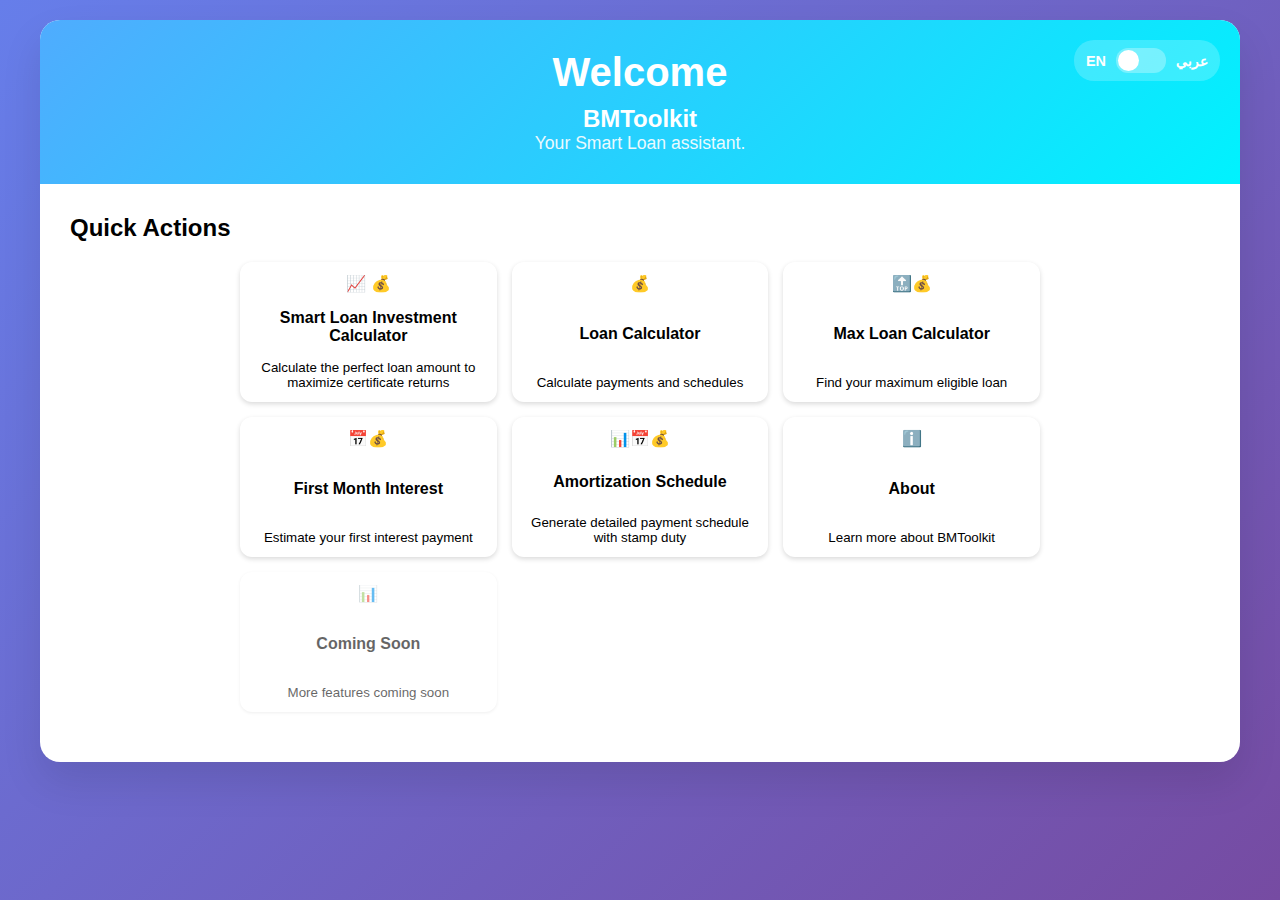
<file: index.html>
<!DOCTYPE html>
<html lang="en" dir="ltr">
<head>
    <meta charset="UTF-8">
    <meta name="viewport" content="width=device-width, initial-scale=1.0">
    <meta name="description" content="BMToolkit - Professional Loan Calculator">
    <meta name="theme-color" content="#ffffff">
    <link rel="icon" type="image/x-icon" href="appicon.svg">
    <title>BMToolkit</title>
    <link rel="stylesheet" href="Core/styles.css">
</head>
<body>
    <div class="container">
        <div class="header">
            <div class="language-toggle">
                <span>EN</span>
                <div class="lang-switch" data-language-toggle></div>
                <span>عربي</span>
            </div>
            <h1 data-en="Welcome" data-ar="مرحبًا"></h1>
            <h2>BMToolkit</h2>
            <p data-en="Your Smart Loan assistant." data-ar="مساعدك الذكي للقروض."></p>
        </div>
        <div class="content">
            <h2 data-en="Quick Actions" data-ar="إجراءات سريعة"></h2>
            <div class="card-grid">
                <div class="card" data-navigate="smart-loan">
                    <div>📈 💰</div>
                    <strong data-en="Smart Loan Investment Calculator" data-ar="حاسبة الاستثمار الذكي بالقروض">></strong>
                    <small data-en="Calculate the perfect loan amount to maximize certificate returns" data-ar="احسب مبلغ القرض المثالي لتعظيم عوائد الشهادات"></small>
                </div>
                <div class="card" data-navigate="loan-calculator">
                    <div>💰</div>
                    <strong data-en="Loan Calculator" data-ar="حاسبة القرض"></strong>
                    <small data-en="Calculate payments and schedules" data-ar="احسب المدفوعات والجدول الزمني"></small>
                </div>
                <div class="card" data-navigate="max-loan-calculators">
                    <div>🔝💰</div>
                    <strong data-en="Max Loan Calculator" data-ar="الحد الأقصى للقرض"></strong>
                    <small data-en="Find your maximum eligible loan" data-ar="احسب الحد الأقصى للقرض المتاح لك"></small>
                </div>
                <div class="card" data-navigate="first-month-interest">
                    <div>📅💰</div>
                    <strong data-en="First Month Interest" data-ar="فائدة الشهر الأول"></strong>
                    <small data-en="Estimate your first interest payment" data-ar="احسب الفائدة الشهرية الأولى"></small>
                </div>
                <div class="card" data-navigate="amortization-schedule">
                    <div>📊📅💰</div>
                    <strong data-en="Amortization Schedule" data-ar="جدول الاقساط">Amortization Schedule</strong>
                    <small data-en="Generate detailed payment schedule with stamp duty" data-ar="إنشاء جدول دفع مفصل مع الدمغة النسبية">Generate detailed payment schedule with stamp duty</small>                   
                </div>
                <div class="card" data-app-info>
                    <div>ℹ️</div>
                    <strong data-en="About" data-ar="حول التطبيق"></strong>
                    <small data-en="Learn more about BMToolkit" data-ar="معلومات حول BMToolkit"></small>
                </div>
                <div class="card coming-soon">
                    <div>📊</div>
                    <strong data-en="Coming Soon" data-ar="قريبًا"></strong>
                    <small data-en="More features coming soon" data-ar="مزايا جديدة قريبًا"></small>
                </div>
            </div>
        </div>
    </div>
    <script type="module"  src="Core/main.js"></script>
</body>
</html>
</file>
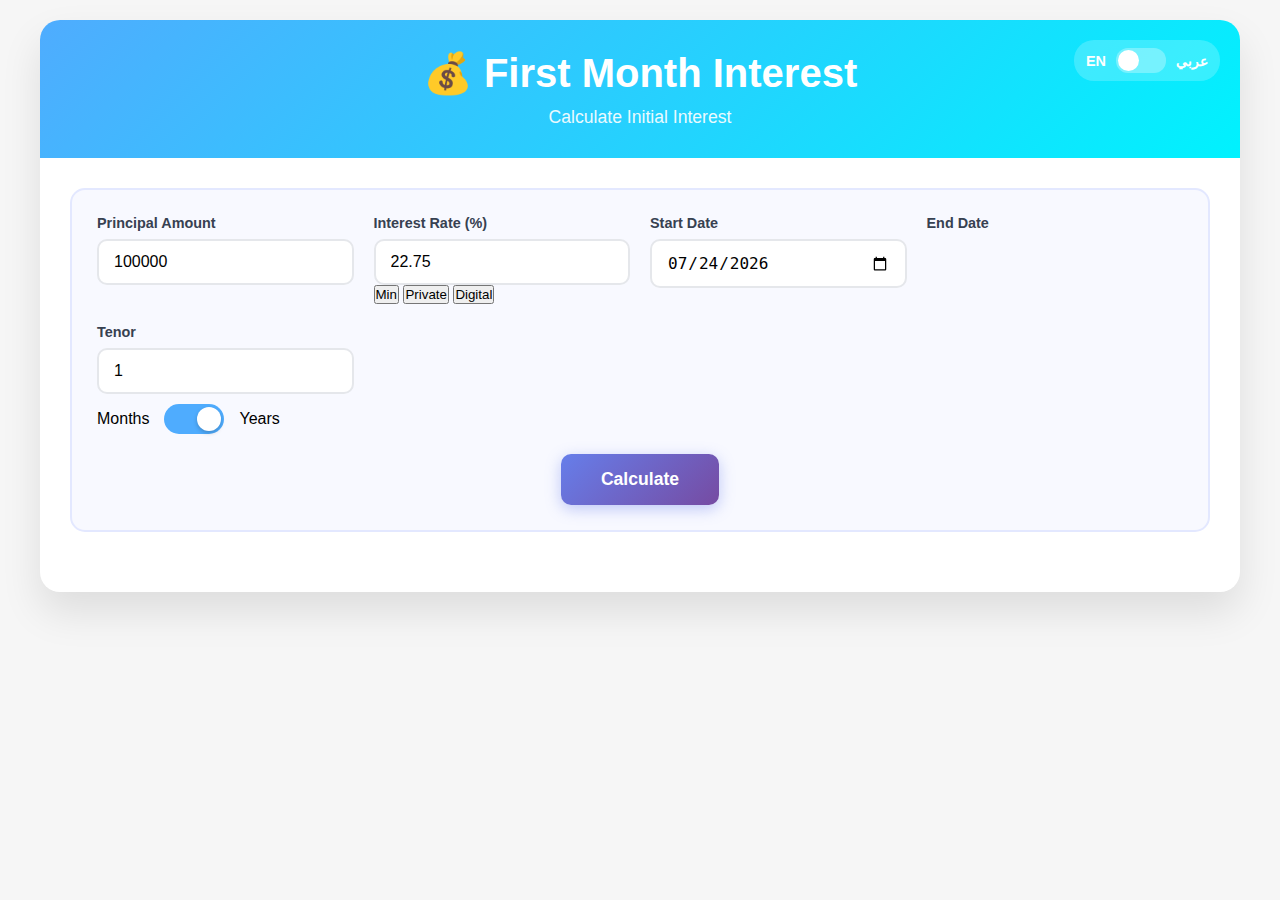
<file: FirstMonthInterest.html>
﻿<!DOCTYPE html>
<html lang="en" dir="ltr">
<head>
    <meta charset="UTF-8">
    <meta name="viewport" content="width=device-width, initial-scale=1.0">
    <title>First Month Interest - BMToolkit</title>
    <link rel="stylesheet" href="styles.css">
</head>
<body id="firstPage">
    <div class="container">
        <div class="header">
            <div class="language-toggle" onclick="toggleLanguage()">
                <span class="lang-en">EN</span>
                <div class="lang-switch" id="langSwitch"></div>
                <span class="lang-ar">عربي</span>
            </div>
            <h1 data-en="💰 First Month Interest" data-ar="💰 فائدة الشهر الأول">💰 First Month Interest</h1>
            <p data-en="Calculate Initial  Interest" data-ar="احسب فائدة فترة السماح">Calculate Initial  Interest</p>
        </div>

        <div class="content">
            <div class="input-section">
                <div class="input-grid">
                    <!-- Principal Amount -->
                    <div class="input-group">
                        <label for="principal" data-en="Principal Amount" data-ar="المبلغ الأساسي">Principal Amount</label>
                        <input type="number" id="principal" value="100000" min="1000" step="1000">
                    </div>

                    <!-- Interest Rate -->
                    <div class="input-group">
                        <label for="interestRate" data-en="Interest Rate (%)" data-ar="معدل الفائدة (%)">Interest Rate (%)</label>
                        <div class="rate-input-group">
                            <input type="number" id="interestRate" value="22.75" min="0" step="0.01">
                            <div class="rate-buttons">
                                <button type="button" onclick="setPresetRate('min')" data-en="Min" data-ar="الحد الأدنى">Min</button>
                                <button type="button" onclick="setPresetRate('private')" data-en="Private" data-ar="خاص">Private</button>
                                <button type="button" onclick="setPresetRate('digital')" data-en="Digital" data-ar="رقمي">Digital</button>
                            </div>
                        </div>
                    </div>

                    <!-- Start Date -->
                    <div class="input-group">
                        <label for="startDate" data-en="Start Date" data-ar="تاريخ البدء">Start Date</label>
                        <input type="date" id="startDate">
                    </div>

                    <!-- End Date (Display Only) -->
                    <div class="input-group">
                        <label data-en="End Date" data-ar="تاريخ الانتهاء">End Date</label>
                        <div id="endDate" class="readonly-field"></div>
                    </div>

                    <!-- Tenor -->
                    <div class="input-group">
                        <label for="tenor" data-en="Tenor" data-ar="المدة">Tenor</label>
                        <input type="number" id="tenor" value="1" min="1">
                        <div class="toggle-container">
                            <span data-en="Months" data-ar="أشهر">Months</span>
                            <div class="toggle-switch active" id="termToggle"></div>
                            <span data-en="Years" data-ar="سنوات">Years</span>
                        </div>
                    </div>
                </div>

                <button class="calculate-btn" onclick="first_calculate()" data-en="Calculate" data-ar="احسب">
                    Calculate
                </button>
            </div>

            <div class="loading" id="loading" style="display:none;">
                <div class="loading-spinner"></div>
                <p data-en="Calculating, please wait..." data-ar="جاري الحساب، يرجى الانتظار...">Calculating, please wait...</p>
            </div>

            <div class="results-section" id="results" style="display:none;">
                <div class="results-header">
                    <h2 data-en="📊 Results" data-ar="📊 النتائج">📊 Results</h2>
                </div>

                <div class="results-grid">
                    <div class="result-card" id="totalFirstMonthlyPayment" style="display:none;">
                        <h3 data-en="First Installment Amount" data-ar="قسط الشهر الاول">First Installment Amount</h3>
                        <div class="result-value"></div>
                    </div>

                    <div class="result-card" id="firstMonthInterest">
                        <h3 data-en="Initial Interest" data-ar="فائدة فترة السماح">Initial Interest</h3>
                        <div class="result-value"></div>
                    </div>

                    <div class="result-card" id="monthlyPayment" style="display:none;">
                        <h3 data-en="Monthly Payment" data-ar="القسط الشهري">Monthly Payment</h3>
                        <div class="result-value"></div>
                    </div>

                    <div class="calculation-details">
                        <div class="detail-row">
                            <span data-en="Days Between Dates" data-ar="الأيام بين التواريخ">Days Between Dates:</span>
                            <span id="daysBetween"></span>
                        </div>
                        <div class="detail-row">
                            <span data-en="Calculation Days" data-ar="أيام الحساب">Calculation Days:</span>
                            <span id="calculationDays"></span>
                        </div>
                    </div>

                    <div class="formula-section">
                        <h3 data-en="Formula" data-ar="المعادلة">Formula</h3>
                        <div class="formula-box" data-en="Principal × (Annual Interest Rate / 365) × Days Between Disbursement and First Installment"
                             data-ar="مبلغ القرض × (معدل الفائدة السنوي / 365) × عدد الأيام بين تاريخ صرف القرض وتاريخ أول قسط">
                            Principal × (Annual Interest Rate / 365) × Days Between Disbursement and First Installment
                        </div>
                    </div>
                </div>
            </div>
        </div>
    </div>
    <script src="toolkit_core.js"></script>
</body>
</html>
</file>
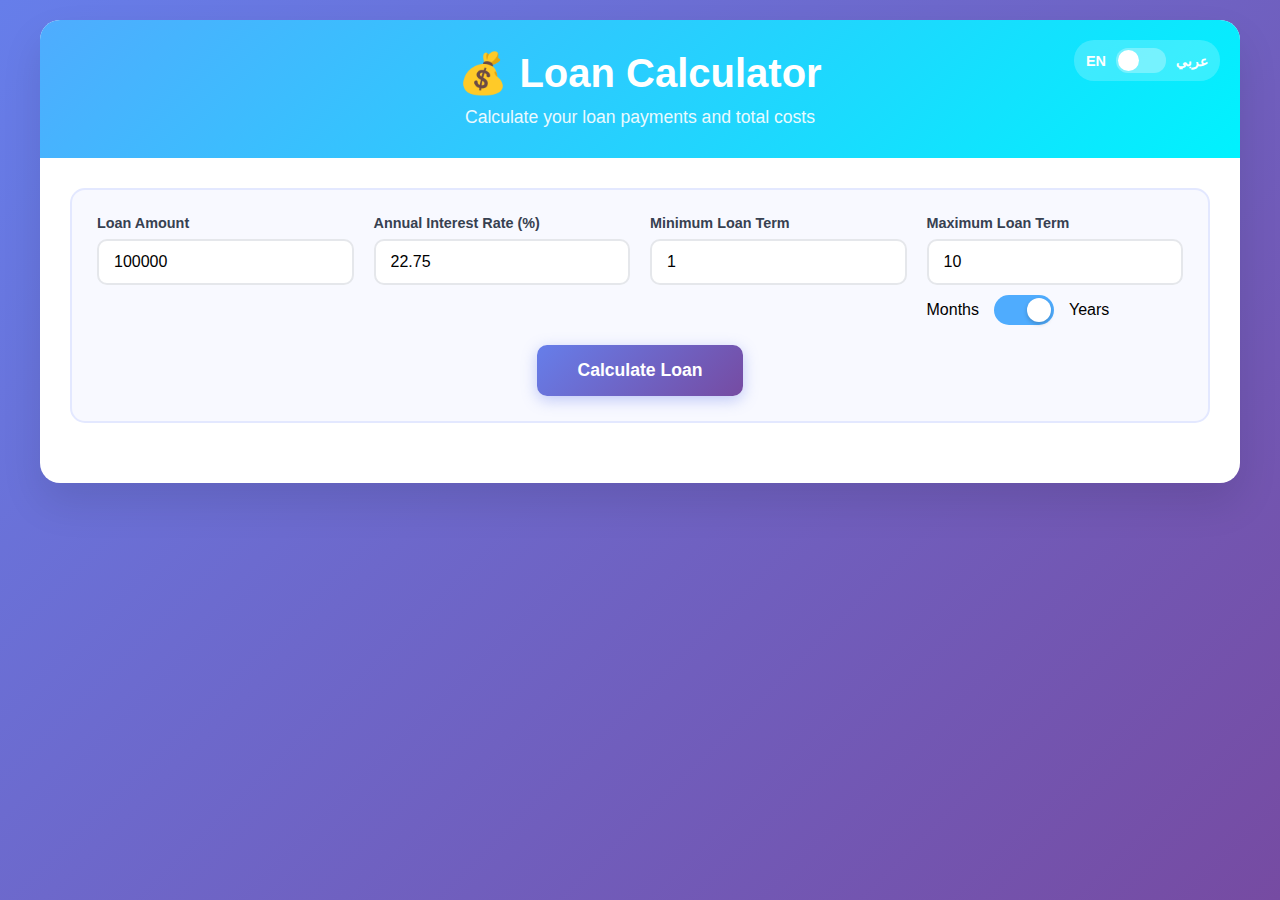
<file: Loan_Calculator.html>
<!DOCTYPE html>
<html lang="en" dir="ltr">
<head>
    <meta charset="UTF-8">
    <meta name="viewport" content="width=device-width, initial-scale=1.0">
    <title>Loan Calculator</title>
    <style>
        * {
            margin: 0;
            padding: 0;
            box-sizing: border-box;
        }

        body {
            font-family: 'Segoe UI', Tahoma, Geneva, Verdana, sans-serif;
            background: linear-gradient(135deg, #667eea 0%, #764ba2 100%);
            min-height: 100vh;
            padding: 20px;
            transition: all 0.3s ease;
        }

        [dir="rtl"] body {
            font-family: 'Segoe UI', 'Tahoma', 'Arial', sans-serif;
        }

        .container {
            max-width: 1200px;
            margin: 0 auto;
            background: white;
            border-radius: 20px;
            box-shadow: 0 20px 40px rgba(0,0,0,0.1);
            overflow: hidden;
        }

        .header {
            background: linear-gradient(135deg, #4facfe 0%, #00f2fe 100%);
            color: white;
            padding: 30px;
            text-align: center;
            position: relative;
        }

        .language-toggle {
            position: absolute;
            top: 20px;
            right: 20px;
            display: flex;
            align-items: center;
            gap: 10px;
            background: rgba(255, 255, 255, 0.2);
            padding: 8px 12px;
            border-radius: 20px;
            cursor: pointer;
            transition: all 0.3s ease;
        }

        [dir="rtl"] .language-toggle {
            right: auto;
            left: 20px;
        }

        .language-toggle:hover {
            background: rgba(255, 255, 255, 0.3);
        }

        .language-toggle span {
            color: white;
            font-weight: 600;
            font-size: 0.9rem;
        }

        .lang-switch {
            position: relative;
            width: 50px;
            height: 25px;
            background: rgba(255, 255, 255, 0.3);
            border-radius: 12px;
            transition: background 0.3s ease;
        }

            .lang-switch::after {
                content: '';
                position: absolute;
                top: 2px;
                left: 2px;
                width: 21px;
                height: 21px;
                background: white;
                border-radius: 50%;
                transition: transform 0.3s ease;
            }

            .lang-switch.arabic::after {
                transform: translateX(25px);
            }

        .header h1 {
            font-size: 2.5rem;
            margin-bottom: 10px;
            font-weight: 700;
        }

        .header p {
            font-size: 1.1rem;
            opacity: 0.9;
        }

        .content {
            padding: 30px;
        }

        .input-section {
            background: #f8f9ff;
            border-radius: 15px;
            padding: 25px;
            margin-bottom: 30px;
            border: 2px solid #e3e8ff;
        }

        .input-grid {
            display: grid;
            grid-template-columns: repeat(auto-fit, minmax(250px, 1fr));
            gap: 20px;
            margin-bottom: 20px;
        }

        .input-group {
            position: relative;
        }

            .input-group label {
                display: block;
                margin-bottom: 8px;
                font-weight: 600;
                color: #374151;
                font-size: 0.9rem;
            }

            .input-group input {
                width: 100%;
                padding: 12px 15px;
                border: 2px solid #e5e7eb;
                border-radius: 10px;
                font-size: 1rem;
                transition: all 0.3s ease;
                background: white;
                text-align: left;
            }

        [dir="rtl"] .input-group input {
            text-align: right;
        }

        .input-group input:focus {
            outline: none;
            border-color: #4facfe;
            box-shadow: 0 0 0 3px rgba(79, 172, 254, 0.1);
        }

        .toggle-container {
            display: flex;
            align-items: center;
            gap: 15px;
            margin-top: 10px;
        }

        [dir="rtl"] .toggle-container {
            flex-direction: row-reverse;
        }

        .toggle-switch {
            position: relative;
            width: 60px;
            height: 30px;
            background: #e5e7eb;
            border-radius: 15px;
            cursor: pointer;
            transition: background 0.3s ease;
        }

            .toggle-switch.active {
                background: #4facfe;
            }

            .toggle-switch::after {
                content: '';
                position: absolute;
                top: 3px;
                left: 3px;
                width: 24px;
                height: 24px;
                background: white;
                border-radius: 50%;
                transition: transform 0.3s ease;
                box-shadow: 0 2px 4px rgba(0,0,0,0.2);
            }

            .toggle-switch.active::after {
                transform: translateX(30px);
            }

        [dir="rtl"] .toggle-switch::after {
            left: auto;
            right: 3px;
        }

        [dir="rtl"] .toggle-switch.active::after {
            transform: translateX(-30px);
        }

        .calculate-btn {
            background: linear-gradient(135deg, #667eea 0%, #764ba2 100%);
            color: white;
            border: none;
            padding: 15px 40px;
            font-size: 1.1rem;
            font-weight: 600;
            border-radius: 10px;
            cursor: pointer;
            transition: all 0.3s ease;
            display: block;
            margin: 0 auto;
            box-shadow: 0 4px 15px rgba(102, 126, 234, 0.4);
        }

            .calculate-btn:hover {
                transform: translateY(-2px);
                box-shadow: 0 8px 25px rgba(102, 126, 234, 0.4);
            }

            .calculate-btn:active {
                transform: translateY(0);
            }

        .results-section {
            margin-top: 30px;
            display: none;
        }

        .results-header {
            background: linear-gradient(135deg, #11998e 0%, #38ef7d 100%);
            color: white;
            padding: 20px;
            border-radius: 10px 10px 0 0;
            text-align: center;
        }

            .results-header h2 {
                font-size: 1.8rem;
                margin-bottom: 5px;
            }

        .table-container {
            overflow-x: auto;
            border-radius: 0 0 10px 10px;
            box-shadow: 0 4px 15px rgba(0,0,0,0.1);
        }

        table {
            width: 100%;
            border-collapse: collapse;
            background: white;
        }

        th {
            background: #f8f9ff;
            padding: 15px 10px;
            text-align: center;
            font-weight: 600;
            color: #374151;
            border-bottom: 2px solid #e5e7eb;
            font-size: 0.9rem;
        }

        td {
            padding: 12px 10px;
            text-align: center;
            border-bottom: 1px solid #f3f4f6;
            font-size: 0.9rem;
        }

        tr:hover {
            background: #f8f9ff;
        }

        .best-row {
            background: linear-gradient(135deg, #ffecd2 0%, #fcb69f 100%) !important;
            font-weight: 600;
            color: #8b4513;
        }

            .best-row:hover {
                background: linear-gradient(135deg, #ffecd2 0%, #fcb69f 100%) !important;
            }

        .loading {
            display: none;
            text-align: center;
            padding: 40px;
            color: #6b7280;
        }

        .loading-spinner {
            width: 40px;
            height: 40px;
            border: 4px solid #f3f4f6;
            border-top: 4px solid #4facfe;
            border-radius: 50%;
            animation: spin 1s linear infinite;
            margin: 0 auto 15px;
        }

        @keyframes spin {
            0% {
                transform: rotate(0deg);
            }

            100% {
                transform: rotate(360deg);
            }
        }

        @media (max-width: 768px) {
            .header h1 {
                font-size: 2rem;
            }

            .content {
                padding: 20px;
            }

            .input-grid {
                grid-template-columns: 1fr;
            }

            th, td {
                padding: 8px 5px;
                font-size: 0.8rem;
            }

            .language-toggle {
                position: relative;
                top: 0;
                right: 0;
                margin-bottom: 15px;
            }

            [dir="rtl"] .language-toggle {
                left: 0;
            }
        }
    </style>
</head>
<body>
    <div class="container">
        <div class="header">
            <div class="language-toggle" onclick="toggleLanguage()">
                <span class="lang-en">EN</span>
                <div class="lang-switch" id="langSwitch"></div>
                <span class="lang-ar">عربي</span>
            </div>
            <h1 data-en="💰 Loan Calculator" data-ar="💰 حاسبة القرض">💰 Loan Calculator</h1>
            <p data-en="Calculate your loan payments and total costs" data-ar="احسب أقساط القرض والتكاليف الإجمالية">Calculate your loan payments and total costs</p>
        </div>

        <div class="content">
            <div class="input-section">
                <div class="input-grid">
                    <div class="input-group">
                        <label for="principal" data-en="Loan Amount" data-ar="مبلغ القرض">Loan Amount</label>
                        <input type="number" id="principal" value="100000" min="1000" step="1000">
                    </div>

                    <div class="input-group">
                        <label for="interestRate" data-en="Annual Interest Rate (%)" data-ar="معدل الفائدة السنوي (%)">Annual Interest Rate (%)</label>
                        <input type="number" id="interestRate" value="22.75" min="0" step="0.1">
                    </div>

                    <div class="input-group">
                        <label for="minTenor" data-en="Minimum Loan Term" data-ar="الحد الأدنى لمدة القرض">Minimum Loan Term</label>
                        <input type="number" id="minTenor" value="1" min="1" step="1">
                    </div>
                    <div class="input-group">
                        <label for="maxTenor" data-en="Maximum Loan Term" data-ar="الحد الأقصى لمدة القرض">Maximum Loan Term</label>
                        <input type="number" id="maxTenor" value="10" min="1" step="1">
                        <div class="toggle-container">
                            <span data-en="Months" data-ar="أشهر">Months</span>
                            <div class="toggle-switch active" id="termToggle"></div>
                            <span data-en="Years" data-ar="سنوات">Years</span>
                        </div>
                    </div>
                </div>

                <button class="calculate-btn" onclick="calculateLoan()" data-en="Calculate Loan" data-ar="احسب القرض">
                    Calculate Loan
                </button>
            </div>

            <div class="loading" id="loading">
                <div class="loading-spinner"></div>
                <p data-en="Calculate your loan payments, please wait..." data-ar="جاري احتساب أقساط القرض ، يرجى الانتظار...">Calculate your loan payments, please wait...</p>
            </div>

            <div class="results-section" id="results">
                <div class="results-header">
                    <h2 data-en="📈 Loan payments Results" data-ar="📈 نتائج اقساط القرض">📈 Loan payments Results</h2>
                </div>
                <div class="results-grid" id="resultsGrid"></div>
            </div>
        </div>
    </div>

    <script>
        let isYears = true;
        let currentLanguage = 'en';

        // Translations
        const translations = {
            en: {
                monthlyPayment: "Monthly Payment",
                totalPayment: "Total Payment",
                totalInterest: "Total Interest",
                flatRate: "Flat Rate",
                invalidInput: "Please enter valid values for all fields"
            },
            ar: {
                monthlyPayment: "القسط الشهري",
                totalPayment: "إجمالي المدفوعات",
                totalInterest: "إجمالي الفائدة",
                flatRate: "المعدل الثابت",
                invalidInput: "يرجى إدخال قيم صحيحة في جميع الحقول"
            }
        };

        // Replace the calculateLoan and displayResults functions with these updated versions
        function calculateLoan() {
            const principal = parseFloat(document.getElementById('principal').value);
            const annualRate = parseFloat(document.getElementById('interestRate').value) / 100;
            let minTenor = parseFloat(document.getElementById('minTenor').value);
            let maxTenor = parseFloat(document.getElementById('maxTenor').value);

          
            // Validate inputs
            if (!principal || !annualRate || !minTenor || !maxTenor) {
                alert(translations[currentLanguage].invalidInput);
                return;
            }

            if (minTenor > maxTenor) {
                [minTenor, maxTenor] = [maxTenor, minTenor]; // Swap if min is greater than max
            }

            // Show loading
            document.getElementById('loading').style.display = 'block';
            document.getElementById('results').style.display = 'none';

            const results = [];
            for (let tenor = minTenor; tenor <= maxTenor; tenor++) {
                // Convert tenor to months if in years
                const tenorMonths = isYears ? tenor * 12 : tenor;
                const monthlyRate = annualRate / 12;

                // Calculate monthly payment using PMT
                const monthlyPayment = PMT(monthlyRate, tenorMonths, -principal);
                const totalPayment = monthlyPayment * tenorMonths;
                const totalInterest = totalPayment - principal;
                const flatRate = (totalInterest / principal / (tenorMonths / 12)) * 100;

                results.push({
                    tenor,
                    tenorMonths,
                    monthlyPayment,
                    totalPayment,
                    totalInterest,
                    flatRate
                });
            }

            displayResults(results);
        }

        function displayResults(results) {
            const resultsGrid = document.getElementById('resultsGrid');
            const t = translations[currentLanguage];

            let html = `
        <div class="table-container">
            <table id="resultsTable">
                <thead>
                    <tr>
                    <th data-en="Loan Term" data-ar="مدة القرض">Loan Term</th>
                    <th data-en="Monthly Payment" data-ar="القسط الشهري">${t.monthlyPayment}</th>
                    <th data-en="Total Payment" data-ar="إجمالي السداد">${t.totalPayment}</th>
                    <th data-en="Total Interest" data-ar="إجمالي الفائدة">${t.totalInterest}</th>
                    <th data-en="Flat Rate" data-ar="إجمالي العائد">${t.flatRate}</th>
                    </tr>
                </thead>
                <tbody>
    `;

            results.forEach(result => {
                html += `
            <tr>
                <td>${result.tenor}</td>
                <td>${formatCurrency(result.monthlyPayment)}</td>
                <td>${formatCurrency(result.totalPayment)}</td>
                <td>${formatCurrency(result.totalInterest)}</td>
                <td>${result.flatRate.toFixed(2)}%</td>
            </tr>
        `;
            });

            html += `
                </tbody>
            </table>
        </div>
    `;

            resultsGrid.innerHTML = html;
            // Hide loading and show results
            document.getElementById('loading').style.display = 'none';
            document.getElementById('results').style.display = 'block';
            // Scroll to results
            document.getElementById('results').scrollIntoView({ behavior: 'smooth' });
        }

        // PMT function (like Excel PMT)
        function PMT(rate, nper, pv) {
            if (rate === 0) return -pv / nper;
            return -pv * (rate * Math.pow(1 + rate, nper)) / (Math.pow(1 + rate, nper) - 1);
        }

        // Format number as currency
        function formatCurrency(amount) {
            if (currentLanguage === 'ar') {
                return new Intl.NumberFormat('ar-EG', {
                    style: 'currency',
                    currency: 'EGP',
                    minimumFractionDigits: 0,
                    maximumFractionDigits: 2
                }).format(amount);
            } else {
                return new Intl.NumberFormat('en-EG', {
                    style: 'currency',
                    currency: 'EGP',
                    minimumFractionDigits: 0,
                    maximumFractionDigits: 2
                }).format(amount);
            }
        }

        // Format percentage
        function formatPercent(value) {
            const formatted = (value * 100).toFixed(2);
            return currentLanguage === 'ar' ? `${formatted}%` : `${formatted}%`;
        }

        // Toggle language
        function toggleLanguage() {
            currentLanguage = currentLanguage === 'en' ? 'ar' : 'en';
            const html = document.documentElement;
            const langSwitch = document.getElementById('langSwitch');

            if (currentLanguage === 'ar') {
                html.setAttribute('lang', 'ar');
                html.setAttribute('dir', 'rtl');
                langSwitch.classList.add('arabic');
            } else {
                html.setAttribute('lang', 'en');
                html.setAttribute('dir', 'ltr');
                langSwitch.classList.remove('arabic');
            }

            // Update all translatable elements
            const elements = document.querySelectorAll('[data-en][data-ar]');
            elements.forEach(element => {
                element.textContent = element.getAttribute(`data-${currentLanguage}`);
            });
        }

        // Toggle functionality for term
        document.getElementById('termToggle').addEventListener('click', function () {
            this.classList.toggle('active');
            isYears = this.classList.contains('active');
        });

        // Allow Enter key to trigger calculation
        document.addEventListener('keypress', function (e) {
            if (e.key === 'Enter') {
                calculateLoan();
            }
        });
    </script>
</body>
</html>
</file>
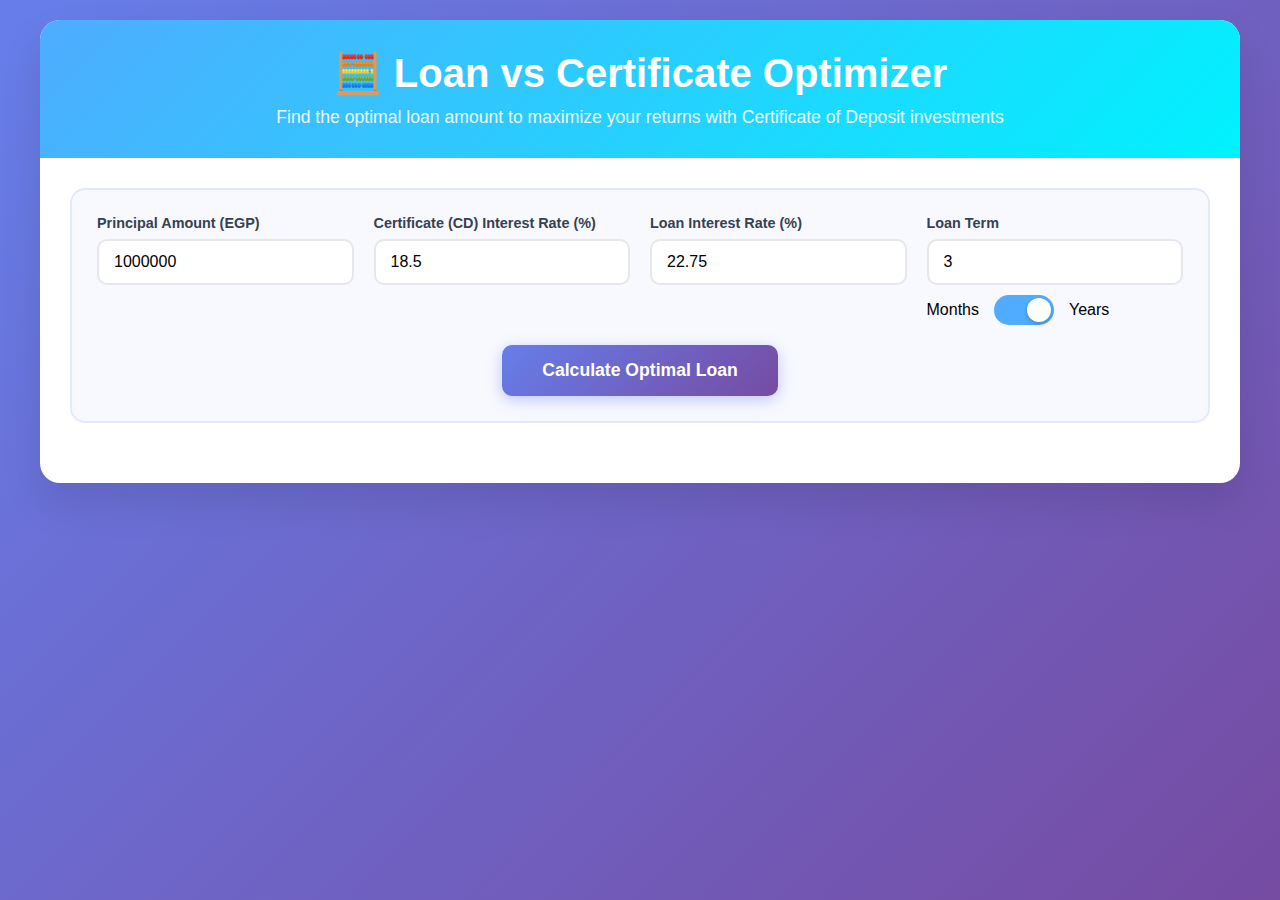
<file: loan_optimizer.html>
<!DOCTYPE html>
<html lang="en">
<head>
    <meta charset="UTF-8">
    <meta name="viewport" content="width=device-width, initial-scale=1.0">
    <title>Loan vs Certificate Optimizer</title>
    <style>
        * {
            margin: 0;
            padding: 0;
            box-sizing: border-box;
        }

        body {
            font-family: 'Segoe UI', Tahoma, Geneva, Verdana, sans-serif;
            background: linear-gradient(135deg, #667eea 0%, #764ba2 100%);
            min-height: 100vh;
            padding: 20px;
        }

        .container {
            max-width: 1200px;
            margin: 0 auto;
            background: white;
            border-radius: 20px;
            box-shadow: 0 20px 40px rgba(0,0,0,0.1);
            overflow: hidden;
        }

        .header {
            background: linear-gradient(135deg, #4facfe 0%, #00f2fe 100%);
            color: white;
            padding: 30px;
            text-align: center;
        }

        .header h1 {
            font-size: 2.5rem;
            margin-bottom: 10px;
            font-weight: 700;
        }

        .header p {
            font-size: 1.1rem;
            opacity: 0.9;
        }

        .content {
            padding: 30px;
        }

        .input-section {
            background: #f8f9ff;
            border-radius: 15px;
            padding: 25px;
            margin-bottom: 30px;
            border: 2px solid #e3e8ff;
        }

        .input-grid {
            display: grid;
            grid-template-columns: repeat(auto-fit, minmax(250px, 1fr));
            gap: 20px;
            margin-bottom: 20px;
        }

        .input-group {
            position: relative;
        }

        .input-group label {
            display: block;
            margin-bottom: 8px;
            font-weight: 600;
            color: #374151;
            font-size: 0.9rem;
        }

        .input-group input {
            width: 100%;
            padding: 12px 15px;
            border: 2px solid #e5e7eb;
            border-radius: 10px;
            font-size: 1rem;
            transition: all 0.3s ease;
            background: white;
        }

        .input-group input:focus {
            outline: none;
            border-color: #4facfe;
            box-shadow: 0 0 0 3px rgba(79, 172, 254, 0.1);
        }

        .toggle-container {
            display: flex;
            align-items: center;
            gap: 15px;
            margin-top: 10px;
        }

        .toggle-switch {
            position: relative;
            width: 60px;
            height: 30px;
            background: #e5e7eb;
            border-radius: 15px;
            cursor: pointer;
            transition: background 0.3s ease;
        }

        .toggle-switch.active {
            background: #4facfe;
        }

        .toggle-switch::after {
            content: '';
            position: absolute;
            top: 3px;
            left: 3px;
            width: 24px;
            height: 24px;
            background: white;
            border-radius: 50%;
            transition: transform 0.3s ease;
            box-shadow: 0 2px 4px rgba(0,0,0,0.2);
        }

        .toggle-switch.active::after {
            transform: translateX(30px);
        }

        .calculate-btn {
            background: linear-gradient(135deg, #667eea 0%, #764ba2 100%);
            color: white;
            border: none;
            padding: 15px 40px;
            font-size: 1.1rem;
            font-weight: 600;
            border-radius: 10px;
            cursor: pointer;
            transition: all 0.3s ease;
            display: block;
            margin: 0 auto;
            box-shadow: 0 4px 15px rgba(102, 126, 234, 0.4);
        }

        .calculate-btn:hover {
            transform: translateY(-2px);
            box-shadow: 0 8px 25px rgba(102, 126, 234, 0.4);
        }

        .calculate-btn:active {
            transform: translateY(0);
        }

        .results-section {
            margin-top: 30px;
            display: none;
        }

        .results-header {
            background: linear-gradient(135deg, #11998e 0%, #38ef7d 100%);
            color: white;
            padding: 20px;
            border-radius: 10px 10px 0 0;
            text-align: center;
        }

        .results-header h2 {
            font-size: 1.8rem;
            margin-bottom: 5px;
        }

        .table-container {
            overflow-x: auto;
            border-radius: 0 0 10px 10px;
            box-shadow: 0 4px 15px rgba(0,0,0,0.1);
        }

        table {
            width: 100%;
            border-collapse: collapse;
            background: white;
        }

        th {
            background: #f8f9ff;
            padding: 15px 10px;
            text-align: center;
            font-weight: 600;
            color: #374151;
            border-bottom: 2px solid #e5e7eb;
            font-size: 0.9rem;
        }

        td {
            padding: 12px 10px;
            text-align: center;
            border-bottom: 1px solid #f3f4f6;
            font-size: 0.9rem;
        }

        tr:hover {
            background: #f8f9ff;
        }

        .best-row {
            background: linear-gradient(135deg, #ffecd2 0%, #fcb69f 100%) !important;
            font-weight: 600;
            color: #8b4513;
        }

        .best-row:hover {
            background: linear-gradient(135deg, #ffecd2 0%, #fcb69f 100%) !important;
        }

        .loading {
            display: none;
            text-align: center;
            padding: 40px;
            color: #6b7280;
        }

        .loading-spinner {
            width: 40px;
            height: 40px;
            border: 4px solid #f3f4f6;
            border-top: 4px solid #4facfe;
            border-radius: 50%;
            animation: spin 1s linear infinite;
            margin: 0 auto 15px;
        }

        @keyframes spin {
            0% { transform: rotate(0deg); }
            100% { transform: rotate(360deg); }
        }

        .summary-cards {
            display: grid;
            grid-template-columns: repeat(auto-fit, minmax(200px, 1fr));
            gap: 15px;
            margin-bottom: 20px;
        }

        .summary-card {
            background: white;
            padding: 20px;
            border-radius: 10px;
            text-align: center;
            box-shadow: 0 2px 10px rgba(0,0,0,0.1);
            border-left: 4px solid #4facfe;
        }

        .summary-card h3 {
            color: #374151;
            font-size: 0.9rem;
            margin-bottom: 10px;
            text-transform: uppercase;
            letter-spacing: 0.5px;
        }

        .summary-card .value {
            font-size: 1.5rem;
            font-weight: 700;
            color: #4facfe;
        }

        @media (max-width: 768px) {
            .header h1 {
                font-size: 2rem;
            }
            
            .content {
                padding: 20px;
            }
            
            .input-grid {
                grid-template-columns: 1fr;
            }
            
            th, td {
                padding: 8px 5px;
                font-size: 0.8rem;
            }
        }
    </style>
</head>
<body>
    <div class="container">
        <div class="header">
            <h1>🧮 Loan vs Certificate Optimizer</h1>
            <p>Find the optimal loan amount to maximize your returns with Certificate of Deposit investments</p>
        </div>
        
        <div class="content">
            <div class="input-section">
                <div class="input-grid">
                    <div class="input-group">
                        <label for="principal">Principal Amount (EGP)</label>
                        <input type="number" id="principal" value="1000000" min="1" step="1000">
                    </div>
                    
                    <div class="input-group">
                        <label for="cdRate">Certificate (CD) Interest Rate (%)</label>
                        <input type="number" id="cdRate" value="18.5" min="0" step="0.1">
                    </div>
                    
                    <div class="input-group">
                        <label for="loanRate">Loan Interest Rate (%)</label>
                        <input type="number" id="loanRate" value="22.75" min="0" step="0.1">
                    </div>
                    
                    <div class="input-group">
                        <label for="loanTerm">Loan Term</label>
                        <input type="number" id="loanTerm" value="3" min="1" step="1">
                        <div class="toggle-container">
                            <span>Months</span>
                            <div class="toggle-switch active" id="termToggle"></div>
                            <span>Years</span>
                        </div>
                    </div>
                </div>
                
                <button class="calculate-btn" onclick="calculate()">
                    Calculate Optimal Loan
                </button>
            </div>
            
            <div class="loading" id="loading">
                <div class="loading-spinner"></div>
                <p>Calculating optimal loan scenarios...</p>
            </div>
            
            <div class="results-section" id="results">
                <div class="results-header">
                    <h2>📊 Optimization Results</h2>
                    <p>Analyzing loan amounts from 0% to 90% of principal</p>
                </div>
                
                <div class="summary-cards" id="summaryCards"></div>
                
                <div class="table-container">
                    <table id="resultsTable">
                        <thead>
                            <tr>
                                <th>Loan Amount (EGP)</th>
                                <th>Monthly CD Income</th>
                                <th>Monthly Loan Payment</th>
                                <th>Net Monthly Profit</th>
                                <th>Grand Total</th>
                            </tr>
                        </thead>
                        <tbody id="tableBody">
                        </tbody>
                    </table>
                </div>
            </div>
        </div>
    </div>

    <script>
        let isYears = true;
        
        // Toggle functionality
        document.getElementById('termToggle').addEventListener('click', function() {
            this.classList.toggle('active');
            isYears = this.classList.contains('active');
        });

        // PMT function (like Excel PMT)
        function PMT(rate, nper, pv) {
            if (rate === 0) return -pv / nper;
            return -pv * (rate * Math.pow(1 + rate, nper)) / (Math.pow(1 + rate, nper) - 1);
        }

        // Format number as currency
        function formatCurrency(amount) {
            return new Intl.NumberFormat('en-EG', {
                style: 'currency',
                currency: 'EGP',
                minimumFractionDigits: 0,
                maximumFractionDigits: 0
            }).format(amount);
        }

        // Format percentage
        function formatPercent(value) {
            return (value * 100).toFixed(2) + '%';
        }

        async function calculate() {
            const principal = parseFloat(document.getElementById('principal').value);
            const cdRate = parseFloat(document.getElementById('cdRate').value) / 100;
            const loanRate = parseFloat(document.getElementById('loanRate').value) / 100;
            let loanTerm = parseFloat(document.getElementById('loanTerm').value);
            
            // Convert to months if in years
            if (isYears) {
                loanTerm = loanTerm * 12;
            }
            
            if (!principal || !cdRate || !loanRate || !loanTerm) {
                alert('Please fill in all fields with valid numbers');
                return;
            }
            
            // Show loading
            document.getElementById('loading').style.display = 'block';
            document.getElementById('results').style.display = 'none';
            
            // Simulate processing delay for better UX
            await new Promise(resolve => setTimeout(resolve, 500));
            
            const maxLoan = principal * 0.9;
            const monthlyRate = loanRate / 12;
            const cdMonthlyRate = cdRate / 12;
            
            let results = [];
            let bestResult = null;
            let bestGrandTotal = -Infinity;
            let zeroLoanTotal = 0;
            
            // Calculate for loan amounts from 0 to 90% in steps
            // Use 1000 EGP steps for better precision, but limit total calculations for performance
            const stepSize = 1000; // 1000 EGP increments for precision
            const steps = Math.floor(maxLoan / stepSize);
            
            for (let i = 0; i <= steps; i++) {
                const loanAmount = i * stepSize;
                
                // Monthly CD income from principal
                const monthlyCDIncome = principal * cdMonthlyRate;
                
                // Monthly CD income from reinvested loan (if any)
                const reinvestedIncome = loanAmount * cdMonthlyRate;
                
                // Total monthly income
                const totalMonthlyIncome = monthlyCDIncome + reinvestedIncome;
                
                // Monthly loan payment
                const monthlyPayment = loanAmount > 0 ? PMT(monthlyRate, loanTerm, loanAmount) : 0;
                
                // Net monthly profit
                const netMonthlyProfit = totalMonthlyIncome + monthlyPayment; // PMT returns negative value
                
                // Stop calculating if we start losing money monthly (optimization)
                if (loanAmount > 0 && netMonthlyProfit < 0) {
                    break;
                }
                
                // Total over the loan term
                const totalCDIncome = totalMonthlyIncome * loanTerm;
                const totalLoanPayments = -monthlyPayment * loanTerm;
                const netProfit = totalCDIncome - totalLoanPayments;
                
                // Grand total (principal + loan + net profit)
                const grandTotal = principal + loanAmount + netProfit;
                
                // Store zero loan scenario for comparison
                if (loanAmount === 0) {
                    zeroLoanTotal = grandTotal;
                }
                
                results.push({
                    loanAmount,
                    totalMonthlyIncome,
                    monthlyPayment: -monthlyPayment, // Convert to positive for display
                    netMonthlyProfit,
                    grandTotal,
                    netProfit
                });
                
                // Track best result (highest grand total with no loss)
                if (netMonthlyProfit >= 0 && grandTotal > bestGrandTotal) {
                    bestGrandTotal = grandTotal;
                    bestResult = results[results.length - 1];
                }
            }
            
            displayResults(results, bestResult, principal);
        }
        
        function displayResults(results, bestResult, principal) {
            const tableBody = document.getElementById('tableBody');
            const summaryCards = document.getElementById('summaryCards');
            
            // Clear previous results
            tableBody.innerHTML = '';
            summaryCards.innerHTML = '';
            
            // Create summary cards
            if (bestResult) {
                const advantageOverZero = bestResult.grandTotal - principal;
                const percentageGain = (advantageOverZero / principal) * 100;
                
                summaryCards.innerHTML = `
                    <div class="summary-card">
                        <h3>Optimal Loan Amount</h3>
                        <div class="value">${formatCurrency(bestResult.loanAmount)}</div>
                    </div>
                    <div class="summary-card">
                        <h3>Monthly Net Profit</h3>
                        <div class="value">${formatCurrency(bestResult.netMonthlyProfit)}</div>
                    </div>
                    <div class="summary-card">
                        <h3>Maximum Grand Total</h3>
                        <div class="value">${formatCurrency(bestResult.grandTotal)}</div>
                    </div>
                    <div class="summary-card">
                        <h3>Advantage Over No Loan</h3>
                        <div class="value" style="color: #059669">${formatCurrency(advantageOverZero)}</div>
                        <div style="font-size: 0.8rem; color: #6b7280; margin-top: 5px;">+${percentageGain.toFixed(2)}% gain</div>
                    </div>
                `;
            }
            
            // Populate table
            results.forEach(result => {
                const row = document.createElement('tr');
                const isBest = bestResult && Math.abs(result.loanAmount - bestResult.loanAmount) < 1;
                
                if (isBest) {
                    row.classList.add('best-row');
                }
                
                row.innerHTML = `
                    <td>${formatCurrency(result.loanAmount)}</td>
                    <td>${formatCurrency(result.totalMonthlyIncome)}</td>
                    <td>${formatCurrency(result.monthlyPayment)}</td>
                    <td style="color: ${result.netMonthlyProfit >= 0 ? '#059669' : '#dc2626'}">${formatCurrency(result.netMonthlyProfit)}</td>
                    <td><strong>${formatCurrency(result.grandTotal)}</strong></td>
                `;
                
                tableBody.appendChild(row);
            });
            
            // Hide loading and show results
            document.getElementById('loading').style.display = 'none';
            document.getElementById('results').style.display = 'block';
            
            // Scroll to results
            document.getElementById('results').scrollIntoView({ behavior: 'smooth' });
        }
        
        // Allow Enter key to trigger calculation
        document.addEventListener('keypress', function(e) {
            if (e.key === 'Enter') {
                calculate();
            }
        });
    </script>
</body>
</html>
</file>
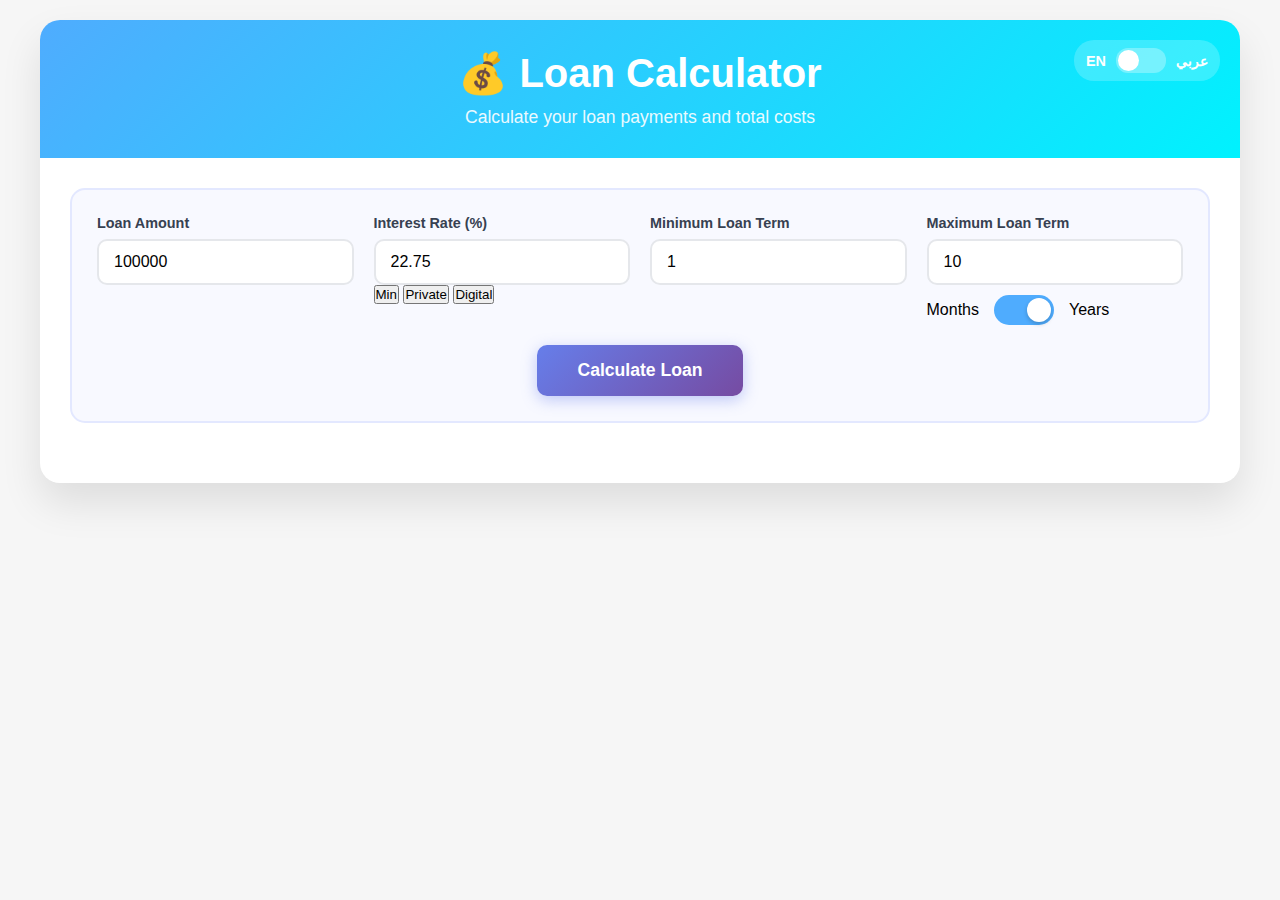
<file: LoanCalculator.html>
<!DOCTYPE html>
<html lang="en" dir="ltr">
<head>
    <meta charset="UTF-8">
    <meta name="viewport" content="width=device-width, initial-scale=1.0">
    <title>Loan Calculator - BMToolkit</title>
    <link rel="stylesheet" href="styles.css">    
</head>
<body id="loanPage">
    <div class="container">
        <div class="header">
            <div class="language-toggle" onclick="toggleLanguage()">
                <span class="lang-en">EN</span>
                <div class="lang-switch" id="langSwitch"></div>
                <span class="lang-ar">عربي</span>
            </div>
            <h1 data-en="💰 Loan Calculator" data-ar="💰 حاسبة القرض">💰 Loan Calculator</h1>
            <p data-en="Calculate your loan payments and total costs" data-ar="احسب أقساط القرض والتكاليف الإجمالية">Calculate your loan payments and total costs</p>
        </div>

        <div class="content">
            <div class="input-section">
                <div class="input-grid">
                    <div class="input-group">
                        <label for="principal" data-en="Loan Amount" data-ar="مبلغ القرض">Loan Amount</label>
                        <input type="number" id="principal" value="100000" min="1000" step="1000">
                    </div>

                    <!-- Interest Rate -->
                    <div class="input-group">
                        <label for="interestRate" data-en="Interest Rate (%)" data-ar="معدل الفائدة (%)">Interest Rate (%)</label>
                        <div class="rate-input-group">
                            <input type="number" id="interestRate" value="22.75" min="0" step="0.01">
                            <div class="rate-buttons">
                                <button type="button" onclick="setPresetRate('min')" data-en="Min" data-ar="الحد الأدنى">Min</button>
                                <button type="button" onclick="setPresetRate('private')" data-en="Private" data-ar="خاص">Private</button>
                                <button type="button" onclick="setPresetRate('digital')" data-en="Digital" data-ar="رقمي">Digital</button>
                            </div>
                        </div>
                    </div>

                    <div class="input-group">
                        <label for="minTenor" data-en="Minimum Loan Term" data-ar="الحد الأدنى لمدة القرض">Minimum Loan Term</label>
                        <input type="number" id="minTenor" value="1" min="1" step="1">
                    </div>
                    <div class="input-group">
                        <label for="maxTenor" data-en="Maximum Loan Term" data-ar="الحد الأقصى لمدة القرض">Maximum Loan Term</label>
                        <input type="number" id="maxTenor" value="10" min="1" step="1">
                        <div class="toggle-container">
                            <span data-en="Months" data-ar="أشهر">Months</span>
                            <div class="toggle-switch active" id="termToggle"></div>
                            <span data-en="Years" data-ar="سنوات">Years</span>
                        </div>
                    </div>
                </div>

                <button class="calculate-btn" onclick="Loan_calculate()" data-en="Calculate Loan" data-ar="احسب القرض">
                    Calculate Loan
                </button>
            </div>

            <div class="loading" id="loading">
                <div class="loading-spinner"></div>
                <p data-en="Calculate your loan payments, please wait..." data-ar="جاري احتساب أقساط القرض ، يرجى الانتظار...">Calculate your loan payments, please wait...</p>
            </div>

            <div class="results-section" id="results">
                <div class="results-header">
                    <h2 data-en="📈 Loan payments Results" data-ar="📈 نتائج اقساط القرض">📈 Loan payments Results</h2>
                </div>
                <div class="results-grid" id="resultsGrid"></div>
            </div>
        </div>
    </div>
    <script src="toolkit_core.js"></script>
</body>
</html>
</file>
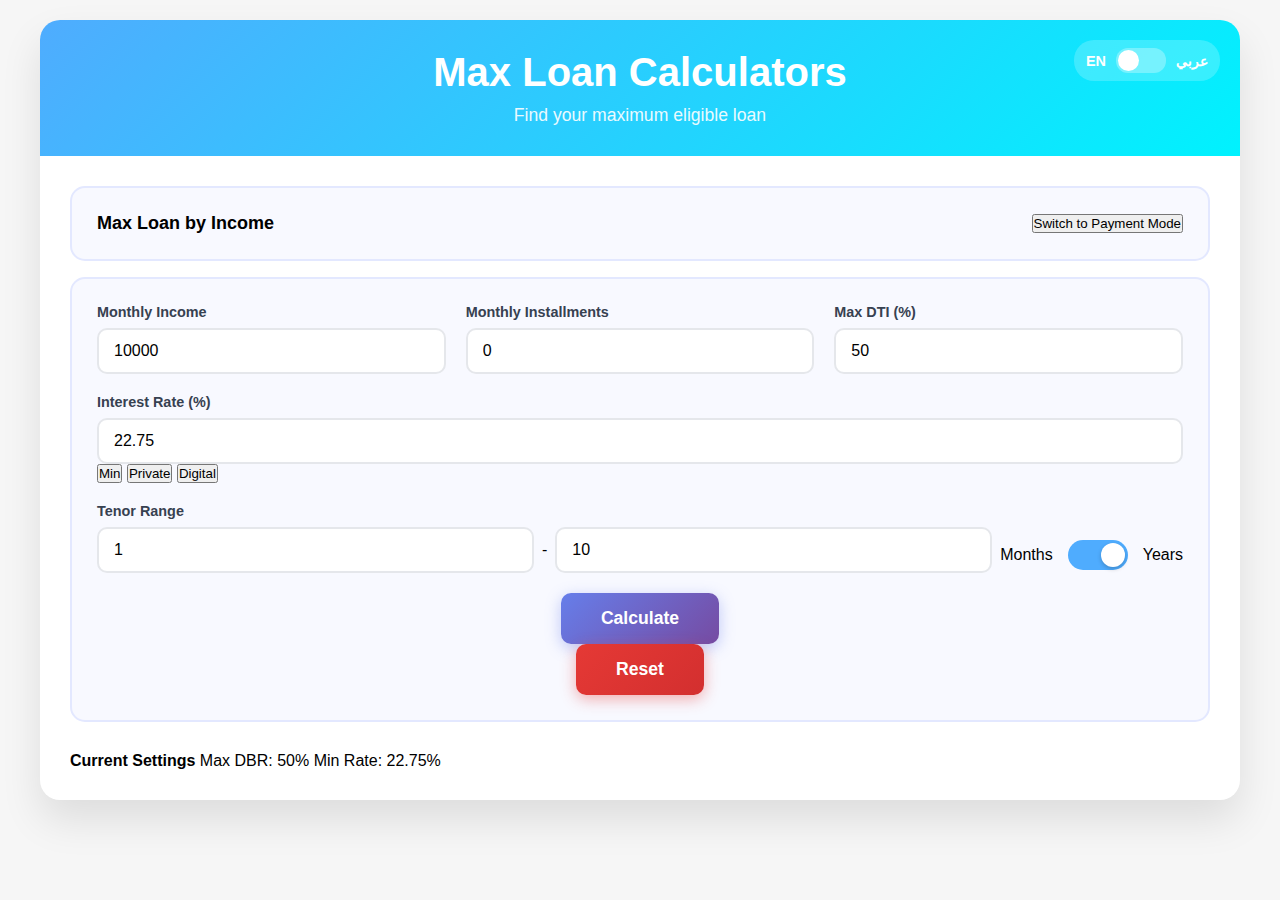
<file: MaxLoanCalculators.html>
<!DOCTYPE html>
<html lang="en" dir="ltr">
<head>
    <meta charset="UTF-8">
    <meta name="viewport" content="width=device-width, initial-scale=1.0">
    <title>Max Loan Calculators</title>
    <link rel="stylesheet" href="styles.css">   
    <style>
        /* Minimal inline styles for clarity; use your styles.css for full styling */
        .mode-switch {
            display: flex;
            justify-content: space-between;
            align-items: center;
            margin-bottom: 1em;
        }

        .error-frame {
            background: #ffeaea;
            color: #b00;
            border-radius: 5px;
            padding: 10px;
            margin-bottom: 1em;
            display: none;
        }

        .reset-btn {
            background: linear-gradient(135deg, #e53935 0%, #d32f2f 100%);
            color: white;
            border: none;
            padding: 15px 40px;
            font-size: 1.1rem;
            font-weight: 600;
            border-radius: 10px;
            cursor: pointer;
            transition: all 0.3s ease;
            display: block;
            margin: 0 auto;
            box-shadow: 0 4px 15px rgba(229, 57, 53, 0.4);
        }

            .reset-btn:hover {
                transform: translateY(-2px);
                box-shadow: 0 8px 25px rgba(229, 57, 53, 0.5);
            }

            .reset-btn:active {
                transform: translateY(0);
            }
    </style>
</head>
<body id="maxloanPage">
    <div class="container">
        <div class="header">
            <div class="language-toggle" onclick="toggleLanguage()">
                <span class="lang-en">EN</span>
                <div class="lang-switch" id="langSwitch"></div>
                <span class="lang-ar">عربي</span>
            </div>
            <h1 data-en="Max Loan Calculators" data-ar="حاسبة الحد الأقصى للقرض">Max Loan Calculators</h1>
            <p data-en="Find your maximum eligible loan" data-ar="احسب الحد الأقصى للقرض المتاح لك">Find your maximum eligible loan</p>
        </div>

        <div class="content">
            <!-- Mode Switch -->
            <div class="mode-switch input-section">
                <span id="currentModeTitle" style="font-weight:bold;font-size:18px"></span>
                <button id="switchModeBtn"></button>
            </div>

            <!-- Error Display -->
            <div class="error-frame" id="errorFrame">
                <span id="errorMessage"></span>
            </div>

            <!-- Input Section -->
            <div class="input-section">
                <form id="maxLoanForm" onsubmit="event.preventDefault(); maxLoan_calculate();">
                    <div id="incomeModeInputs">
                        <div class="input-grid">
                            <div class="input-group">
                                <label for="monthlyIncome" data-en="Monthly Income" data-ar="الدخل الشهري">Monthly Income</label>
                                <input type="number" id="monthlyIncome" min="0" step="100" value="10000">
                            </div>
                            <div class="input-group">
                                <label for="monthlyInstallments" data-en="Monthly Installments" data-ar="المصروفات الشهرية">Monthly Installments</label>
                                <input type="number" id="monthlyInstallments" min="0" step="100" value="0">
                            </div>
                            <div class="input-group">
                                <label for="maxDTI" data-en="Max DTI (%)" data-ar="الحد الأقصى لنسبة الدين إلى الدخل (%)">Max DTI (%)</label>
                                <input type="number" id="maxDTI" min="0" max="100" step="1" value="50">
                            </div>
                        </div>
                    </div>
                    <div id="paymentModeInputs" style="display:none;">
                        <div class="input-grid">
                            <div class="input-group">
                                <label for="fixedPayment" data-en="Fixed Monthly Payment" data-ar="القسط الشهري الثابت">Fixed Monthly Payment</label>
                                <input type="number" id="fixedPayment" min="0" step="100" value="5000">
                            </div>
                        </div>
                    </div>
                    <div class="input-grid" style="margin-top:1em;">
                        <!-- Interest Rate -->
                        <div class="input-group">
                            <label for="interestRate" data-en="Interest Rate (%)" data-ar="معدل الفائدة (%)">Interest Rate (%)</label>
                            <div class="rate-input-group">
                                <input type="number" id="interestRate" value="22.75" min="0" step="0.01">
                                <div class="rate-buttons">
                                    <button type="button" onclick="setPresetRate('min')" data-en="Min" data-ar="الحد الأدنى">Min</button>
                                    <button type="button" onclick="setPresetRate('private')" data-en="Private" data-ar="خاص">Private</button>
                                    <button type="button" onclick="setPresetRate('digital')" data-en="Digital" data-ar="رقمي">Digital</button>
                                </div>
                            </div>
                        </div>
                    </div>
                    <div class="input-grid" style="margin-top:1em;">
                        <div class="input-group">
                            <label data-en="Tenor Range" data-ar="مدة القرض">Tenor Range</label>
                            <div style="display:flex;align-items:center;gap:0.5em;">
                                <input type="number" id="minTenor" min="1" step="1" value="1">
                                <span>-</span>
                                <input type="number" id="maxTenor" min="1" step="1" value="10">
                                <div class="toggle-container">
                                    <span data-en="Months" data-ar="أشهر">Months</span>
                                    <div class="toggle-switch active" id="termToggle"></div>
                                    <span data-en="Years" data-ar="سنوات">Years</span>
                                </div>
                            </div>
                        </div>
                    </div>
                    <div class="action-buttons">
                        <button type="submit" class="calculate-btn" id="calculateBtn"></button>
                        <button type="button" class="reset-btn" onclick="resetInputs()" id="resetBtn"></button>
                    </div>
                </form>
            </div>

            <!-- Results Section -->
            <div class="loading" id="loading">
                <div class="loading-spinner"></div>
                <p data-en="Calculate your loan payments, please wait..." data-ar="جاري احتساب أقساط القرض ، يرجى الانتظار...">Calculate your loan payments, please wait...</p>
            </div>

            <div class="results-section" id="results">
                <div class="results-header">
                    <h2 data-en="📈 Loan payments Results" data-ar="📈 نتائج اقساط القرض">📈 Loan payments Results</h2>
                </div>
                <div class="results-grid" id="resultsGrid"></div>
            </div>

            <!-- Settings Info -->
            <div class="settings-frame">
                <span style="font-weight:bold;" data-en="Current Settings" data-ar="الإعدادات الحالية">Current Settings</span>
                <span id="maxDBRRatioLabel"></span>
                <span id="minInterestRateLabel"></span>
            </div>
        </div>
    </div>
    <script src="toolkit_core.js"></script>    
</body>
</html>
</file>
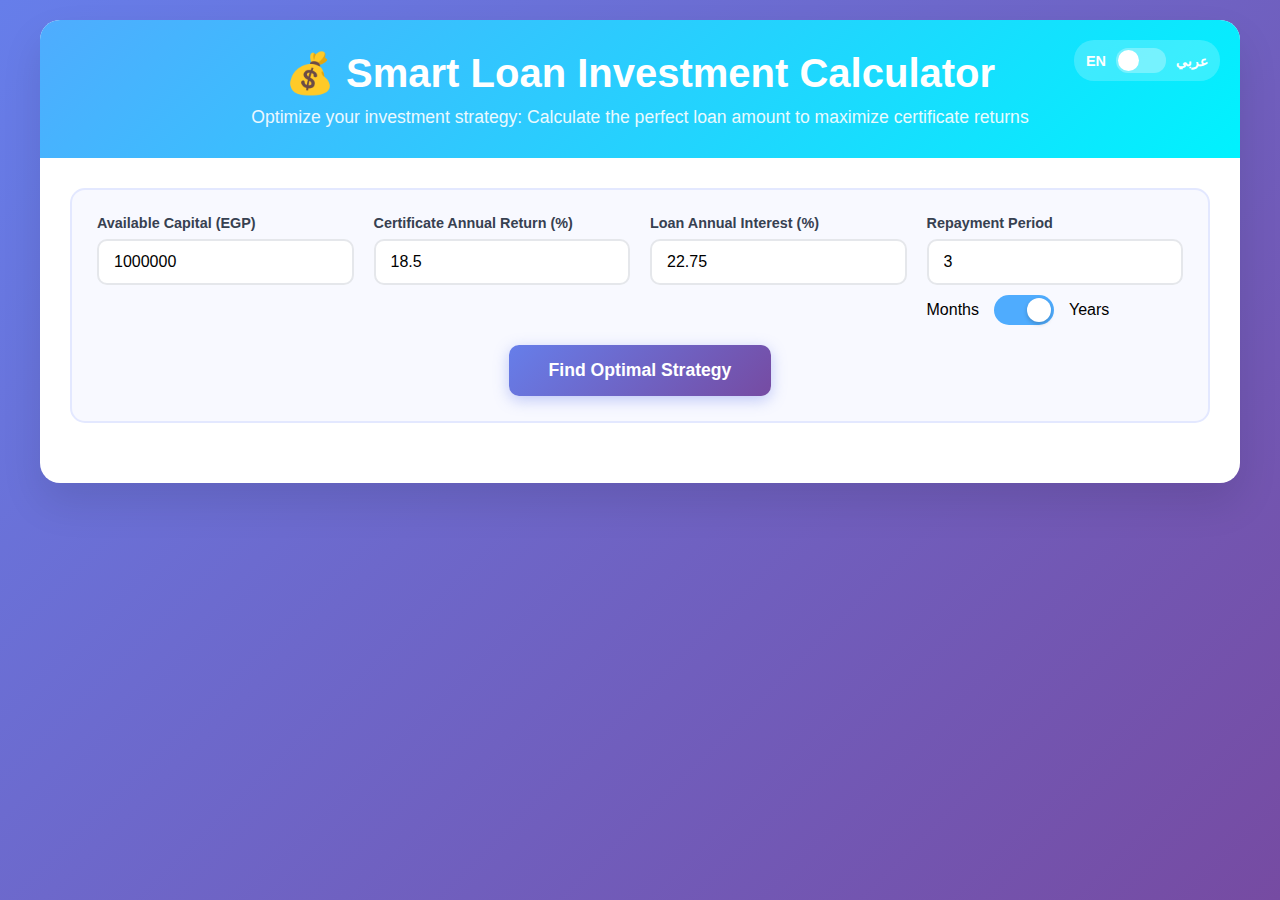
<file: Smart_Loan.html>
<!DOCTYPE html>
<html lang="en" dir="ltr">
<head>
    <meta charset="UTF-8">
    <meta name="viewport" content="width=device-width, initial-scale=1.0">
    <title>Smart Loan Investment Calculator</title>
    <style>
        * {
            margin: 0;
            padding: 0;
            box-sizing: border-box;
        }

        body {
            font-family: 'Segoe UI', Tahoma, Geneva, Verdana, sans-serif;
            background: linear-gradient(135deg, #667eea 0%, #764ba2 100%);
            min-height: 100vh;
            padding: 20px;
            transition: all 0.3s ease;
        }

        [dir="rtl"] body {
            font-family: 'Segoe UI', 'Tahoma', 'Arial', sans-serif;
        }

        .container {
            max-width: 1200px;
            margin: 0 auto;
            background: white;
            border-radius: 20px;
            box-shadow: 0 20px 40px rgba(0,0,0,0.1);
            overflow: hidden;
        }

        .header {
            background: linear-gradient(135deg, #4facfe 0%, #00f2fe 100%);
            color: white;
            padding: 30px;
            text-align: center;
            position: relative;
        }

        .language-toggle {
            position: absolute;
            top: 20px;
            right: 20px;
            display: flex;
            align-items: center;
            gap: 10px;
            background: rgba(255, 255, 255, 0.2);
            padding: 8px 12px;
            border-radius: 20px;
            cursor: pointer;
            transition: all 0.3s ease;
        }

        [dir="rtl"] .language-toggle {
            right: auto;
            left: 20px;
        }

        .language-toggle:hover {
            background: rgba(255, 255, 255, 0.3);
        }

        .language-toggle span {
            color: white;
            font-weight: 600;
            font-size: 0.9rem;
        }

        .lang-switch {
            position: relative;
            width: 50px;
            height: 25px;
            background: rgba(255, 255, 255, 0.3);
            border-radius: 12px;
            transition: background 0.3s ease;
        }

        .lang-switch::after {
            content: '';
            position: absolute;
            top: 2px;
            left: 2px;
            width: 21px;
            height: 21px;
            background: white;
            border-radius: 50%;
            transition: transform 0.3s ease;
        }

        .lang-switch.arabic::after {
            transform: translateX(25px);
        }

        .header h1 {
            font-size: 2.5rem;
            margin-bottom: 10px;
            font-weight: 700;
        }

        .header p {
            font-size: 1.1rem;
            opacity: 0.9;
        }

        .content {
            padding: 30px;
        }

        .input-section {
            background: #f8f9ff;
            border-radius: 15px;
            padding: 25px;
            margin-bottom: 30px;
            border: 2px solid #e3e8ff;
        }

        .input-grid {
            display: grid;
            grid-template-columns: repeat(auto-fit, minmax(250px, 1fr));
            gap: 20px;
            margin-bottom: 20px;
        }

        .input-group {
            position: relative;
        }

        .input-group label {
            display: block;
            margin-bottom: 8px;
            font-weight: 600;
            color: #374151;
            font-size: 0.9rem;
        }

        .input-group input {
            width: 100%;
            padding: 12px 15px;
            border: 2px solid #e5e7eb;
            border-radius: 10px;
            font-size: 1rem;
            transition: all 0.3s ease;
            background: white;
            text-align: left;
        }

        [dir="rtl"] .input-group input {
            text-align: right;
        }

        .input-group input:focus {
            outline: none;
            border-color: #4facfe;
            box-shadow: 0 0 0 3px rgba(79, 172, 254, 0.1);
        }

        .toggle-container {
            display: flex;
            align-items: center;
            gap: 15px;
            margin-top: 10px;
        }

        [dir="rtl"] .toggle-container {
            flex-direction: row-reverse;
        }

        .toggle-switch {
            position: relative;
            width: 60px;
            height: 30px;
            background: #e5e7eb;
            border-radius: 15px;
            cursor: pointer;
            transition: background 0.3s ease;
        }

        .toggle-switch.active {
            background: #4facfe;
        }

        .toggle-switch::after {
            content: '';
            position: absolute;
            top: 3px;
            left: 3px;
            width: 24px;
            height: 24px;
            background: white;
            border-radius: 50%;
            transition: transform 0.3s ease;
            box-shadow: 0 2px 4px rgba(0,0,0,0.2);
        }

        .toggle-switch.active::after {
            transform: translateX(30px);
        }

        [dir="rtl"] .toggle-switch::after {
            left: auto;
            right: 3px;
        }

        [dir="rtl"] .toggle-switch.active::after {
            transform: translateX(-30px);
        }

        .calculate-btn {
            background: linear-gradient(135deg, #667eea 0%, #764ba2 100%);
            color: white;
            border: none;
            padding: 15px 40px;
            font-size: 1.1rem;
            font-weight: 600;
            border-radius: 10px;
            cursor: pointer;
            transition: all 0.3s ease;
            display: block;
            margin: 0 auto;
            box-shadow: 0 4px 15px rgba(102, 126, 234, 0.4);
        }

        .calculate-btn:hover {
            transform: translateY(-2px);
            box-shadow: 0 8px 25px rgba(102, 126, 234, 0.4);
        }

        .calculate-btn:active {
            transform: translateY(0);
        }

        .results-section {
            margin-top: 30px;
            display: none;
        }

        .results-header {
            background: linear-gradient(135deg, #11998e 0%, #38ef7d 100%);
            color: white;
            padding: 20px;
            border-radius: 10px 10px 0 0;
            text-align: center;
        }

        .results-header h2 {
            font-size: 1.8rem;
            margin-bottom: 5px;
        }

        .table-container {
            overflow-x: auto;
            border-radius: 0 0 10px 10px;
            box-shadow: 0 4px 15px rgba(0,0,0,0.1);
        }

        table {
            width: 100%;
            border-collapse: collapse;
            background: white;
        }

        th {
            background: #f8f9ff;
            padding: 15px 10px;
            text-align: center;
            font-weight: 600;
            color: #374151;
            border-bottom: 2px solid #e5e7eb;
            font-size: 0.9rem;
        }

        td {
            padding: 12px 10px;
            text-align: center;
            border-bottom: 1px solid #f3f4f6;
            font-size: 0.9rem;
        }

        tr:hover {
            background: #f8f9ff;
        }

        .best-row {
            background: linear-gradient(135deg, #ffecd2 0%, #fcb69f 100%) !important;
            font-weight: 600;
            color: #8b4513;
        }

        .best-row:hover {
            background: linear-gradient(135deg, #ffecd2 0%, #fcb69f 100%) !important;
        }

        .loading {
            display: none;
            text-align: center;
            padding: 40px;
            color: #6b7280;
        }

        .loading-spinner {
            width: 40px;
            height: 40px;
            border: 4px solid #f3f4f6;
            border-top: 4px solid #4facfe;
            border-radius: 50%;
            animation: spin 1s linear infinite;
            margin: 0 auto 15px;
        }

        @keyframes spin {
            0% { transform: rotate(0deg); }
            100% { transform: rotate(360deg); }
        }

        .summary-cards {
            display: grid;
            grid-template-columns: repeat(auto-fit, minmax(200px, 1fr));
            gap: 15px;
            margin-bottom: 20px;
        }

        .summary-card {
            background: white;
            padding: 20px;
            border-radius: 10px;
            text-align: center;
            box-shadow: 0 2px 10px rgba(0,0,0,0.1);
            border-left: 4px solid #4facfe;
        }

        [dir="rtl"] .summary-card {
            border-left: none;
            border-right: 4px solid #4facfe;
        }

        .summary-card h3 {
            color: #374151;
            font-size: 0.9rem;
            margin-bottom: 10px;
            text-transform: uppercase;
            letter-spacing: 0.5px;
        }

        .summary-card .value {
            font-size: 1.5rem;
            font-weight: 700;
            color: #4facfe;
        }

        @media (max-width: 768px) {
            .header h1 {
                font-size: 2rem;
            }
            
            .content {
                padding: 20px;
            }
            
            .input-grid {
                grid-template-columns: 1fr;
            }
            
            th, td {
                padding: 8px 5px;
                font-size: 0.8rem;
            }

            .language-toggle {
                position: relative;
                top: 0;
                right: 0;
                margin-bottom: 15px;
            }

            [dir="rtl"] .language-toggle {
                left: 0;
            }
        }
    </style>
</head>
<body>
    <div class="container">
        <div class="header">
            <div class="language-toggle" onclick="toggleLanguage()">
                <span class="lang-en">EN</span>
                <div class="lang-switch" id="langSwitch"></div>
                <span class="lang-ar">عربي</span>
            </div>
            <h1 data-en="💰 Smart Loan Investment Calculator" data-ar="💰 حاسبة الاستثمار الذكي بالقروض">💰 Smart Loan Investment Calculator</h1>
            <p data-en="Optimize your investment strategy: Calculate the perfect loan amount to maximize certificate returns" data-ar="حسّن استراتيجية استثمارك: احسب مبلغ القرض المثالي لتعظيم عوائد الشهادات">Optimize your investment strategy: Calculate the perfect loan amount to maximize certificate returns</p>
        </div>
        
        <div class="content">
            <div class="input-section">
                <div class="input-grid">
                    <div class="input-group">
                        <label for="principal" data-en="Available Capital (EGP)" data-ar="رأس المال المتاح (جنيه مصري)">Available Capital (EGP)</label>
                        <input type="number" id="principal" value="1000000" min="1000" step="1000">
                    </div>
                    
                    <div class="input-group">
                        <label for="cdRate" data-en="Certificate Annual Return (%)" data-ar="العائد السنوي للشهادة (%)">Certificate Annual Return (%)</label>
                        <input type="number" id="cdRate" value="18.5" min="0" step="0.1">
                    </div>
                    
                    <div class="input-group">
                        <label for="loanRate" data-en="Loan Annual Interest (%)" data-ar="الفائدة السنوية للقرض (%)">Loan Annual Interest (%)</label>
                        <input type="number" id="loanRate" value="22.75" min="0" step="0.1">
                    </div>
                    
                    <div class="input-group">
                        <label for="loanTerm" data-en="Repayment Period" data-ar="فترة السداد">Repayment Period</label>
                        <input type="number" id="loanTerm" value="3" min="1" step="1">
                        <div class="toggle-container">
                            <span data-en="Months" data-ar="أشهر">Months</span>
                            <div class="toggle-switch active" id="termToggle"></div>
                            <span data-en="Years" data-ar="سنوات">Years</span>
                        </div>
                    </div>
                </div>
                
                <button class="calculate-btn" onclick="calculate()" data-en="Find Optimal Strategy" data-ar="ابحث عن الاستراتيجية المثلى">
                    Find Optimal Strategy
                </button>
            </div>
            
            <div class="loading" id="loading">
                <div class="loading-spinner"></div>
                <p data-en="Analyzing your investment strategy, please wait..." data-ar="جاري تحليل استراتيجية الاستثمار، يرجى الانتظار...">Analyzing your investment strategy, please wait...</p>
            </div>
            
            <div class="results-section" id="results">
                <div class="results-header">
                    <h2 data-en="📈 Investment Analysis Results" data-ar="📈 نتائج تحليل الاستثمار">📈 Investment Analysis Results</h2>
                    <p data-en="Smart analysis of loan amounts from 0% to 90% of your capital" data-ar="تحليل ذكي لمبالغ القروض من 0% إلى 90% من رأس مالك">Smart analysis of loan amounts from 0% to 90% of your capital</p>
                </div>
                
                <div class="summary-cards" id="summaryCards"></div>
                
                <div class="table-container">
                    <table id="resultsTable">
                        <thead>
                            <tr>
                                <th data-en="Loan Amount (EGP)" data-ar="مبلغ القرض (ج.م)">Loan Amount (EGP)</th>
                                <th data-en="Monthly Certificate Income" data-ar="دخل الشهادات الشهري">Monthly Certificate Income</th>
                                <th data-en="Monthly Loan Installment" data-ar="القسط الشهري">Monthly Loan Installment</th>
                                <th data-en="Net Monthly Profit" data-ar="صافي الربح الشهري">Net Monthly Profit</th>
                                <th data-en="Total Return" data-ar="إجمالي العائد">Total Return</th>
                            </tr>
                        </thead>
                        <tbody id="tableBody">
                        </tbody>
                    </table>
                </div>
            </div>
        </div>
    </div>

    <script>
        let isYears = true;
        let currentLanguage = 'en';
        
        // Localization data
        const translations = {
            en: {
                summaryCards: {
                    optimalLoan: "Recommended Loan Amount",
                    monthlyProfit: "Monthly Net Profit",
                    maxTotal: "Maximum Total Return",
                    advantage: "Strategy Advantage",
                    gainSuffix: "% annual return"
                }
            },
            ar: {
                summaryCards: {
                    optimalLoan: "المبلغ الأمثل للاقتراض",
                    monthlyProfit: "صافي الربح الشهري",
                    maxTotal: "أقصى عائد إجمالي",
                    advantage: "الفائدة من الاستراتيجية",
                    gainSuffix: "% عائد"
                }
            }
        };

        // Toggle language
        function toggleLanguage() {
            currentLanguage = currentLanguage === 'en' ? 'ar' : 'en';
            const html = document.documentElement;
            const langSwitch = document.getElementById('langSwitch');
            
            if (currentLanguage === 'ar') {
                html.setAttribute('lang', 'ar');
                html.setAttribute('dir', 'rtl');
                langSwitch.classList.add('arabic');
            } else {
                html.setAttribute('lang', 'en');
                html.setAttribute('dir', 'ltr');
                langSwitch.classList.remove('arabic');
            }
            
            // Update all translatable elements
            const elements = document.querySelectorAll('[data-en][data-ar]');
            elements.forEach(element => {
                element.textContent = element.getAttribute(`data-${currentLanguage}`);
            });
        }
        
        // Toggle functionality for term
        document.getElementById('termToggle').addEventListener('click', function() {
            this.classList.toggle('active');
            isYears = this.classList.contains('active');
        });

        // PMT function (like Excel PMT)
        function PMT(rate, nper, pv) {
            if (rate === 0) return -pv / nper;
            return -pv * (rate * Math.pow(1 + rate, nper)) / (Math.pow(1 + rate, nper) - 1);
        }

        // Format number as currency
        function formatCurrency(amount) {
            if (currentLanguage === 'ar') {
                return new Intl.NumberFormat('ar-EG', {
                    style: 'currency',
                    currency: 'EGP',
                    minimumFractionDigits: 0,
                    maximumFractionDigits: 0
                }).format(amount);
            } else {
                return new Intl.NumberFormat('en-EG', {
                    style: 'currency',
                    currency: 'EGP',
                    minimumFractionDigits: 0,
                    maximumFractionDigits: 0
                }).format(amount);
            }
        }

        // Format percentage
        function formatPercent(value) {
            const formatted = (value * 100).toFixed(2);
            return currentLanguage === 'ar' ? `${formatted}%` : `${formatted}%`;
        }

        async function calculate() {
            const principal = parseFloat(document.getElementById('principal').value);
            const cdRate = parseFloat(document.getElementById('cdRate').value) / 100;
            const loanRate = parseFloat(document.getElementById('loanRate').value) / 100;
            let loanTerm = parseFloat(document.getElementById('loanTerm').value);
            
            // Convert to months if in years
            if (isYears) {
                loanTerm = loanTerm * 12;
            }
            
            if (!principal || !cdRate || !loanRate || !loanTerm) {
                const alertMessage = currentLanguage === 'ar' 
                    ? 'يرجى إدخال قيم صحيحة في جميع الحقول'
                    : 'Please enter valid values in all fields';
                alert(alertMessage);
                return;
            }
            
            // Show loading
            document.getElementById('loading').style.display = 'block';
            document.getElementById('results').style.display = 'none';
            
            // Simulate processing delay for better UX
            await new Promise(resolve => setTimeout(resolve, 500));
            
            const maxLoan = principal * 0.9;
            const monthlyRate = loanRate / 12;
            const cdMonthlyRate = cdRate / 12;
            
            let results = [];
            let bestResult = null;
            let bestGrandTotal = -Infinity;
            let zeroLoanTotal = 0;
            
            // Calculate for loan amounts from 0 to 90% in steps
            const stepSize = 1000;
            const steps = Math.floor(maxLoan / stepSize);
            
            for (let i = 0; i <= steps; i++) {
                const loanAmount = i * stepSize;
                
                // Monthly CD income from principal
                const monthlyCDIncome = principal * cdMonthlyRate;
                
                // Monthly CD income from reinvested loan (if any)
                const roundedLoanAmount = Math.floor(loanAmount / 1000) * 1000;
                const reinvestedIncome = roundedLoanAmount * cdMonthlyRate;
                
                // Total monthly income
                const totalMonthlyIncome = monthlyCDIncome + reinvestedIncome;
                
                // Monthly loan payment
                const monthlyPayment = loanAmount > 0 ? PMT(monthlyRate, loanTerm, loanAmount) : 0;
                
                // Net monthly profit
                const netMonthlyProfit = totalMonthlyIncome + monthlyPayment;
                
                // Stop calculating if we start losing money monthly
                if (loanAmount > 0 && netMonthlyProfit < 0 && i != steps) {
                    i = steps-1;
                    continue;
                }
                
                // Total over the loan term
                const totalCDIncome = totalMonthlyIncome * loanTerm;
                const totalLoanPayments = -monthlyPayment * loanTerm;
                const netProfit = totalCDIncome - totalLoanPayments;
                
                // Grand total
                const grandTotal = principal + loanAmount + netProfit;
                
                // Store zero loan scenario for comparison
                if (loanAmount === 0) {
                    zeroLoanTotal = grandTotal;
                    i += Math.floor((grandTotal - principal) / stepSize);
                }
                
                results.push({
                    loanAmount,
                    totalMonthlyIncome,
                    monthlyPayment: -monthlyPayment,
                    netMonthlyProfit,
                    grandTotal,
                    netProfit
                });
                
                // Track best result
                if (netMonthlyProfit >= 0 && grandTotal > bestGrandTotal) {
                    bestGrandTotal = grandTotal;
                    bestResult = results[results.length - 1];
                }
            }
            
            displayResults(results, bestResult, zeroLoanTotal, principal, loanTerm);
        }
        
        function displayResults(results, bestResult, zeroLoanTotal, principal, loanTerm) {
            const tableBody = document.getElementById('tableBody');
            const summaryCards = document.getElementById('summaryCards');
            
            // Clear previous results
            tableBody.innerHTML = '';
            summaryCards.innerHTML = '';
            
            // Create summary cards
            if (bestResult) {
                const advantageOverZero = bestResult.grandTotal - zeroLoanTotal;
                const totaladvantageOverZero = bestResult.grandTotal - principal;
                const percentageGain = (totaladvantageOverZero / principal) * 100 / (loanTerm / 12);
                
                const t = translations[currentLanguage].summaryCards;
                
                summaryCards.innerHTML = `
                    <div class="summary-card">
                        <h3>${t.optimalLoan}</h3>
                        <div class="value">${formatCurrency(bestResult.loanAmount)}</div>
                    </div>
                    <div class="summary-card">
                        <h3>${t.monthlyProfit}</h3>
                        <div class="value">${formatCurrency(bestResult.netMonthlyProfit)}</div>
                    </div>
                    <div class="summary-card">
                        <h3>${t.maxTotal}</h3>
                        <div class="value">${formatCurrency(bestResult.grandTotal)}</div>
                        <div style="font-size: 0.8rem; color: #6b7280; margin-top: 5px;">+${percentageGain.toFixed(2)}${t.gainSuffix}</div>
                    </div>
                    <div class="summary-card">
                        <h3>${t.advantage}</h3>
                        <div class="value" style="color: #059669">${formatCurrency(advantageOverZero)}</div>                       
                    </div>
                `;
            }
            
            // Populate table
            results.forEach(result => {
                const row = document.createElement('tr');
                const isBest = bestResult && Math.abs(result.loanAmount - bestResult.loanAmount) < 1;
                
                if (isBest) {
                    row.classList.add('best-row');
                }
                
                row.innerHTML = `
                    <td>${formatCurrency(result.loanAmount)}</td>
                    <td>${formatCurrency(result.totalMonthlyIncome)}</td>
                    <td>${formatCurrency(result.monthlyPayment)}</td>
                    <td style="color: ${result.netMonthlyProfit >= 0 ? '#059669' : '#dc2626'}">${formatCurrency(result.netMonthlyProfit)}</td>
                    <td><strong>${formatCurrency(result.grandTotal)}</strong></td>
                `;
                
                tableBody.appendChild(row);
            });
            
            // Hide loading and show results
            document.getElementById('loading').style.display = 'none';
            document.getElementById('results').style.display = 'block';
            
            // Scroll to results
            document.getElementById('results').scrollIntoView({ behavior: 'smooth' });
        }
        
        // Allow Enter key to trigger calculation
        document.addEventListener('keypress', function(e) {
            if (e.key === 'Enter') {
                calculate();
            }
        });
    </script>
</body>
</html>
</file>
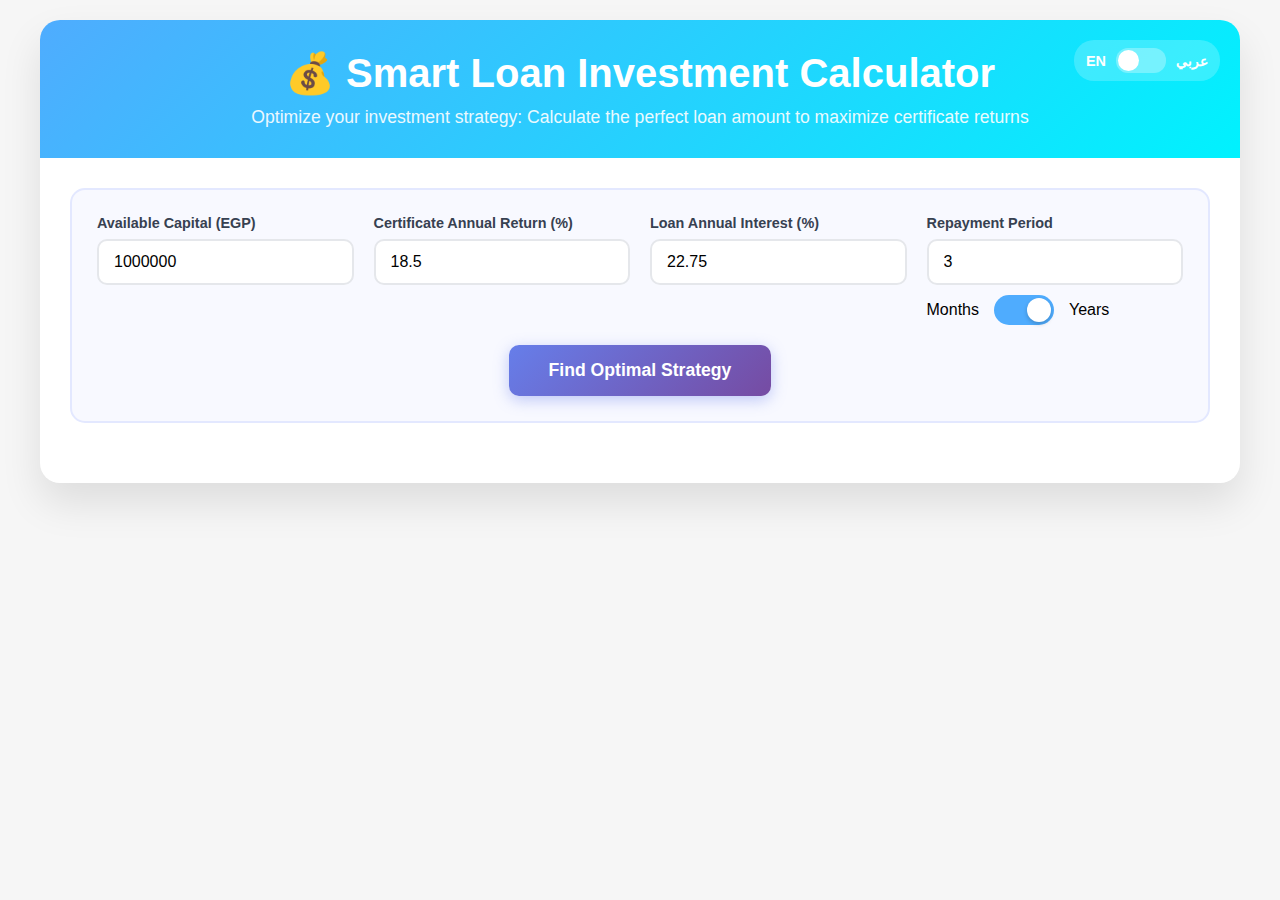
<file: SmartLoan.html>
<!DOCTYPE html>
<html lang="en" dir="ltr">
<head>
    <meta charset="UTF-8">
    <meta name="viewport" content="width=device-width, initial-scale=1.0">
    <title>Smart Loan Investment Calculator - BMToolkit</title>
    <link rel="stylesheet" href="styles.css">
   
</head>
<body id="smartPage">
    <div class="container">
        <div class="header">
            <div class="language-toggle" onclick="toggleLanguage()">
                <span class="lang-en">EN</span>
                <div class="lang-switch" id="langSwitch"></div>
                <span class="lang-ar">عربي</span>
            </div>
            <h1 data-en="💰 Smart Loan Investment Calculator" data-ar="💰 حاسبة الاستثمار الذكي بالقروض">💰 Smart Loan Investment Calculator</h1>
            <p data-en="Optimize your investment strategy: Calculate the perfect loan amount to maximize certificate returns" data-ar="حسّن استراتيجية استثمارك: احسب مبلغ القرض المثالي لتعظيم عوائد الشهادات">Optimize your investment strategy: Calculate the perfect loan amount to maximize certificate returns</p>
        </div>

        <div class="content">
            <div class="input-section">
                <div class="input-grid">
                    <div class="input-group">
                        <label for="principal" data-en="Available Capital (EGP)" data-ar="رأس المال المتاح (جنيه مصري)">Available Capital (EGP)</label>
                        <input type="number" id="principal" value="1000000" min="1000" step="1000">
                    </div>

                    <div class="input-group">
                        <label for="cdRate" data-en="Certificate Annual Return (%)" data-ar="العائد السنوي للشهادة (%)">Certificate Annual Return (%)</label>
                        <input type="number" id="cdRate" value="18.5" min="0" step="0.1">
                    </div>

                    <div class="input-group">
                        <label for="interestRate" data-en="Loan Annual Interest (%)" data-ar="الفائدة السنوية للقرض (%)">Loan Annual Interest (%)</label>
                        <input type="number" id="interestRate" value="22.75" min="0" step="0.1">                        
                    </div>

                    <div class="input-group">
                        <label for="loanTerm" data-en="Repayment Period" data-ar="فترة السداد">Repayment Period</label>
                        <input type="number" id="loanTerm" value="3" min="1" step="1">
                        <div class="toggle-container">
                            <span data-en="Months" data-ar="أشهر">Months</span>
                            <div class="toggle-switch active" id="termToggle"></div>
                            <span data-en="Years" data-ar="سنوات">Years</span>
                        </div>
                    </div>
                </div>

                <button class="calculate-btn" onclick="smart_calculate()" data-en="Find Optimal Strategy" data-ar="ابحث عن الاستراتيجية المثلى">
                    Find Optimal Strategy
                </button>
            </div>

            <div class="loading" id="loading">
                <div class="loading-spinner"></div>
                <p data-en="Analyzing your investment strategy, please wait..." data-ar="جاري تحليل استراتيجية الاستثمار، يرجى الانتظار...">Analyzing your investment strategy, please wait...</p>
            </div>

            <div class="results-section" id="results">
                <div class="results-header">
                    <h2 data-en="📈 Investment Analysis Results" data-ar="📈 نتائج تحليل الاستثمار">📈 Investment Analysis Results</h2>
                    <p data-en="Smart analysis of loan amounts from 0% to 90% of your capital" data-ar="تحليل ذكي لمبالغ القروض من 0% إلى 90% من رأس مالك">Smart analysis of loan amounts from 0% to 90% of your capital</p>
                </div>

                <div class="summary-cards" id="summaryCards"></div>

                <div class="table-container">
                    <table id="resultsTable">
                        <thead>
                            <tr>
                                <th data-en="Loan Amount (EGP)" data-ar="مبلغ القرض (ج.م)">Loan Amount (EGP)</th>
                                <th data-en="Monthly Certificate Income" data-ar="دخل الشهادات الشهري">Monthly Certificate Income</th>
                                <th data-en="Monthly Loan Installment" data-ar="القسط الشهري">Monthly Loan Installment</th>
                                <th data-en="Net Monthly Profit" data-ar="صافي الربح الشهري">Net Monthly Profit</th>
                                <th data-en="Total Return" data-ar="إجمالي العائد">Total Return</th>
                            </tr>
                        </thead>
                        <tbody id="tableBody">
                        </tbody>
                    </table>
                </div>
            </div>
        </div>
    </div>
    <script src="toolkit_core.js"></script>
</body>
</html>
</file>
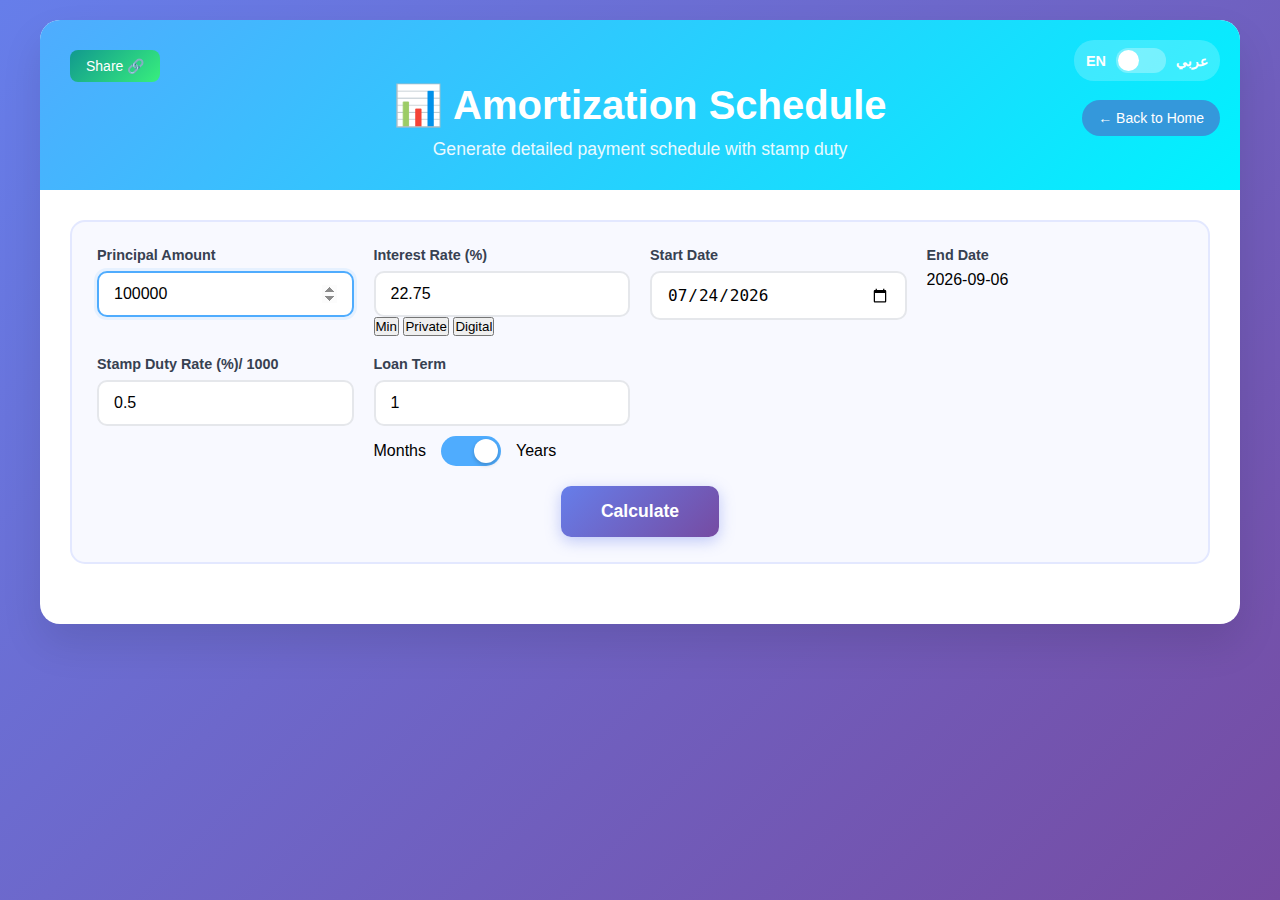
<file: Pages/amortization-schedule.html>
﻿<!DOCTYPE html>
<html lang="en" dir="ltr">
<head>
    <meta charset="UTF-8">
    <meta name="viewport" content="width=device-width, initial-scale=1.0">
    <meta name="description" content="BMToolkit - Professional Loan Calculator">
    <meta name="theme-color" content="#ffffff">
    <link rel="icon" type="image/x-icon" href="../appicon.svg">       
    <title>Amortization Schedule - BMToolkit</title>
    <link rel="stylesheet" href="../Core/styles.css">
</head>
<body id="amortization-schedule">
    <div class="container">
        <div class="header">
            <a data-en="← Back to Home" data-ar="→ العودة الي الرئيسية" href="../index.html" class="back-button">Back to Home</a>
            <button data-en="Share 🔗" data-ar="مشاركة 🔗" class="share-button" data-share-calculator></button>
            <div class="language-toggle">
                <span>EN</span>
                <div class="lang-switch" data-language-toggle></div>
                <span>عربي</span>
            </div>
            <h1 data-en="📊 Amortization Schedule" data-ar="📊 جدول الاقساط">📊 Amortization Schedule</h1>
            <p data-en="Generate detailed payment schedule with stamp duty" data-ar="إنشاء جدول دفع مفصل مع الدمغة النسبية">Generate detailed payment schedule with stamp duty</p>
        </div>

        <div class="content">
            <!-- Share Success Notification -->
            <div class="notification" id="shareNotification" style="display: none;">
                <div class="notification-content success">
                    <div class="notification-icon">✅</div>
                    <div class="notification-text">
                        <span data-en="Link copied to clipboard!" data-ar="تم نسخ الرابط!">Link copied to clipboard!</span>
                    </div>
                </div>
            </div>
            <!-- Error Display -->
            <div class="error-frame" id="errorFrame" style="display: none;">
                <div class="error-content">
                    <div class="error-icon">⚠️</div>
                    <div class="error-text">
                        <h3 data-en="Error" data-ar="خطأ">Error</h3>
                        <p id="errorMessage"></p>
                    </div>
                    <button class="error-close" onclick="this.parentElement.parentElement.style.display='none'">
                        <span data-en="×" data-ar="×">×</span>
                    </button>
                </div>
            </div>
            <form class="input-section">
                <div class="input-grid">
                    <!-- Principal Amount -->
                    <div class="input-group">
                        <label for="principal" data-en="Principal Amount" data-ar="المبلغ الأساسي">Principal Amount</label>
                        <input type="number" id="principal" value="100000" min="1000" step="1000">
                    </div>

                    <!-- Interest Rate -->
                    <div class="input-group">
                        <label for="interestRate" data-en="Interest Rate (%)" data-ar="معدل الفائدة (%)">Interest Rate (%)</label>
                        <div class="rate-input-group">
                            <input type="number" id="interestRate" value="22.75" min="0" step="0.01">
                            <div class="rate-buttons">
                                <button type="button" data-preset-rate="min" data-en="Min" data-ar="الحد الأدنى">Min</button>
                                <button type="button" data-preset-rate="private" data-en="Private" data-ar="خاص">Private</button>
                                <button type="button" data-preset-rate="digital" data-en="Digital" data-ar="رقمي">Digital</button>
                            </div>
                        </div>
                    </div>

                    <!-- Start Date -->
                    <div class="input-group">
                        <label for="startDate" data-en="Start Date" data-ar="تاريخ البدء">Start Date</label>
                        <input type="date" id="startDate">
                    </div>

                    <!-- End Date (Display Only) -->
                    <div class="input-group">
                        <label data-en="End Date" data-ar="تاريخ الانتهاء">End Date</label>
                        <div id="endDate" class="readonly-field"></div>
                    </div>

                    <!-- Stamp Duty Rate -->
                    <div class="input-group">
                        <label for="stampDutyRate" data-en="Stamp Duty Rate (%)/ 1000" data-ar="معدل الدمغة النسبية (%) / 1000">Stamp Duty Rate (%) / 1000</label>
                        <input type="number" id="stampDutyRate" value="0.5" min="0" step="0.1">
                    </div>

                    <!-- Tenor -->
                    <div class="input-group">
                        <label for="loanTerm" data-en="Loan Term" data-ar="المدة">Loan Term</label>
                        <input type="number" id="loanTerm" value="1" min="1">
                        <div class="toggle-container">
                            <span data-en="Months" data-ar="أشهر">Months</span>
                            <div class="toggle-switch active" data-tenor-toggle></div>
                            <span data-en="Years" data-ar="سنوات">Years</span>
                        </div>
                    </div>
                </div>

                <button class="calculate-btn" data-en="Calculate" data-ar="احسب">
                    Calculate
                </button>
            </form>

            <div class="loading" id="loading" style="display:none;">
                <div class="loading-spinner"></div>
                <p data-en="Calculating, please wait..." data-ar="جاري الحساب، يرجى الانتظار...">Calculating, please wait...</p>
            </div>

            <!-- Results Section -->
            <div class="results-section" id="results">
                <div class="results-header">
                   <h2 data-en="📋 Amortization Schedule" data-ar="📋 جدول الاقساط">📋 Amortization Schedule</h2>
                </div>

                <div class="summary-cards" id="summaryCards">
                </div>

                <div class="table-container">
                    <table id="resultsTable">
                        <thead>
                            <tr>
                                <th data-en="Payment #" data-ar="رقم القسط">Payment #</th>
                                <th data-en="Payment Date" data-ar="تاريخ القسط">Payment Date</th>
                                <th data-en="Beginning Balance" data-ar="الرصيد الابتدائي">Beginning Balance</th>
                                <th data-en="Monthly Payment" data-ar="إجمالي القسط">Monthly Payment</th>
                                <th data-en="Interest" data-ar="الفائدة">Interest</th>
                                <th data-en="Principal" data-ar="الاصل">Principal</th>
                                <th data-en="Remaining Balance" data-ar="الرصيد المتبقي">Remaining Balance</th>
                                <th data-en="Stamp Duty Amount" data-ar="مبلغ الدمغة النسبية">Stamp Duty Amount</th>
                            </tr>
                        </thead>
                        <tbody id="tableBody">
                        </tbody>
                    </table>
                </div>
            </div>
        </div>
    </div>
    <script type="module"  src="../Core/main.js"></script>
</body>
</html>
</file>
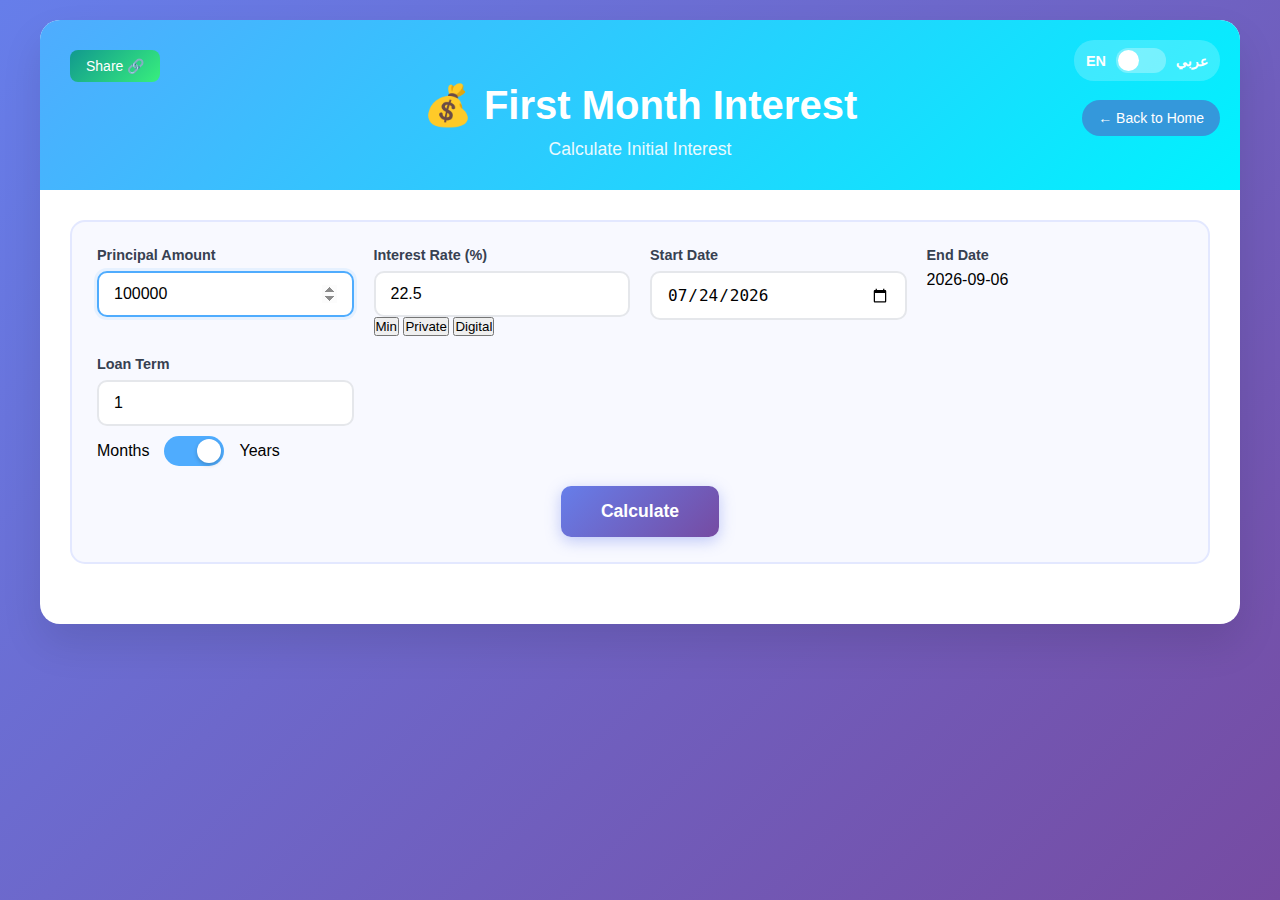
<file: Pages/first-month-interest.html>
﻿<!DOCTYPE html>
<html lang="en" dir="ltr">
<head>
    <meta charset="UTF-8">
    <meta name="viewport" content="width=device-width, initial-scale=1.0">
    <meta name="description" content="BMToolkit - Professional Loan Calculator">
    <meta name="theme-color" content="#ffffff">
    <link rel="icon" type="image/x-icon" href="../appicon.svg">       
    <title>First Month Interest - BMToolkit</title>
    <link rel="stylesheet" href="../Core/styles.css">
</head>
<body id="first-month-interest">
    <div class="container">
        <div class="header">
            <a data-en="← Back to Home" data-ar="→ العودة الي الرئيسية" href="../index.html" class="back-button">Back to Home</a>
            <button data-en="Share 🔗" data-ar="مشاركة 🔗" class="share-button" data-share-calculator></button>
            <div class="language-toggle">
                <span>EN</span>
                <div class="lang-switch" data-language-toggle></div>
                <span>عربي</span>
            </div>
            <h1 data-en="💰 First Month Interest" data-ar="💰 فائدة الشهر الأول">💰 First Month Interest</h1>
            <p data-en="Calculate Initial  Interest" data-ar="احسب فائدة فترة السماح">Calculate Initial  Interest</p>
        </div>

        <div class="content">
            <!-- Share Success Notification -->
            <div class="notification" id="shareNotification" style="display: none;">
                <div class="notification-content success">
                    <div class="notification-icon">✅</div>
                    <div class="notification-text">
                        <span data-en="Link copied to clipboard!" data-ar="تم نسخ الرابط!">Link copied to clipboard!</span>
                    </div>
                </div>
            </div>
            <!-- Error Display -->
            <div class="error-frame" id="errorFrame" style="display: none;">
                <div class="error-content">
                    <div class="error-icon">⚠️</div>
                    <div class="error-text">
                        <h3 data-en="Error" data-ar="خطأ">Error</h3>
                        <p id="errorMessage"></p>
                    </div>
                    <button class="error-close" onclick="this.parentElement.parentElement.style.display='none'">
                        <span data-en="×" data-ar="×">×</span>
                    </button>
                </div>
            </div>
            <form class="input-section">
                <div class="input-grid">
                    <!-- Principal Amount -->
                    <div class="input-group">
                        <label for="principal" data-en="Principal Amount" data-ar="المبلغ الأساسي">Principal Amount</label>
                        <input type="number" id="principal" value="100000" min="1000" step="1000">
                    </div>

                    <!-- Interest Rate -->
                    <div class="input-group">
                        <label for="interestRate" data-en="Interest Rate (%)" data-ar="معدل الفائدة (%)">Interest Rate (%)</label>
                        <div class="rate-input-group">
                            <input type="number" id="interestRate" value="22.5" min="0" step="0.01">
                            <div class="rate-buttons">
                                <button type="button" data-preset-rate="min" data-en="Min" data-ar="الحد الأدنى">Min</button>
                                <button type="button" data-preset-rate="private" data-en="Private" data-ar="خاص">Private</button>
                                <button type="button" data-preset-rate="digital" data-en="Digital" data-ar="رقمي">Digital</button>
                            </div>
                        </div>
                    </div>

                    <!-- Start Date -->
                    <div class="input-group">
                        <label for="startDate" data-en="Start Date" data-ar="تاريخ البدء">Start Date</label>
                        <input type="date" id="startDate">
                    </div>

                    <!-- End Date (Display Only) -->
                    <div class="input-group">
                        <label data-en="End Date" data-ar="تاريخ الانتهاء">End Date</label>
                        <div id="endDate" class="readonly-field"></div>
                    </div>

                    <!-- Tenor -->
                    <div class="input-group">
                        <label for="loanTerm" data-en="Loan Term" data-ar="المدة">Loan Term</label>
                        <input type="number" id="loanTerm" value="1" min="1">
                        <div class="toggle-container">
                            <span data-en="Months" data-ar="أشهر">Months</span>
                            <div class="toggle-switch active" data-tenor-toggle></div>
                            <span data-en="Years" data-ar="سنوات">Years</span>
                        </div>
                    </div>
                </div>

                <button class="calculate-btn" data-en="Calculate" data-ar="احسب">
                    Calculate
                </button>
            </form>

            <div class="loading" id="loading" style="display:none;">
                <div class="loading-spinner"></div>
                <p data-en="Calculating, please wait..." data-ar="جاري الحساب، يرجى الانتظار...">Calculating, please wait...</p>
            </div>

            <div class="results-section" id="results" style="display:none;">
                <div class="results-header">
                    <h2 data-en="📊 Results" data-ar="📊 النتائج">📊 Results</h2>
                </div>

                <div class="results-grid">
                    <div class="result-card" id="totalFirstMonthlyPayment" style="display:none;">
                        <h3 data-en="First Installment Amount" data-ar="قسط الشهر الاول">First Installment Amount</h3>
                        <div class="result-value"></div>
                    </div>

                    <div class="result-card" id="firstMonthInterest">
                        <h3 data-en="Initial Interest" data-ar="فائدة فترة السماح">Initial Interest</h3>
                        <div class="result-value"></div>
                    </div>

                    <div class="result-card" id="monthlyPayment" style="display:none;">
                        <h3 data-en="Monthly Payment" data-ar="القسط الشهري">Monthly Payment</h3>
                        <div class="result-value"></div>
                    </div>

                    <div class="calculation-details">
                        <div class="detail-row">
                            <span data-en="Days Between Dates" data-ar="الأيام بين التواريخ">Days Between Dates:</span>
                            <span id="daysBetween"></span>
                        </div>
                        <div class="detail-row">
                            <span data-en="Calculation Days" data-ar="أيام الحساب">Calculation Days:</span>
                            <span id="calculationDays"></span>
                        </div>
                    </div>

                    <div class="formula-section">
                        <h3 data-en="Formula" data-ar="المعادلة">Formula</h3>
                        <div class="formula-box" data-en="Principal × (Annual Interest Rate / 365) × Days Between Disbursement and First Installment"
                             data-ar="مبلغ القرض × (معدل الفائدة السنوي / 365) × عدد الأيام بين تاريخ صرف القرض وتاريخ أول قسط">
                            Principal × (Annual Interest Rate / 365) × Days Between Disbursement and First Installment
                        </div>
                    </div>
                </div>
            </div>
        </div>
    </div>
    <script type="module"  src="../Core/main.js"></script>
</body>
</html>
</file>
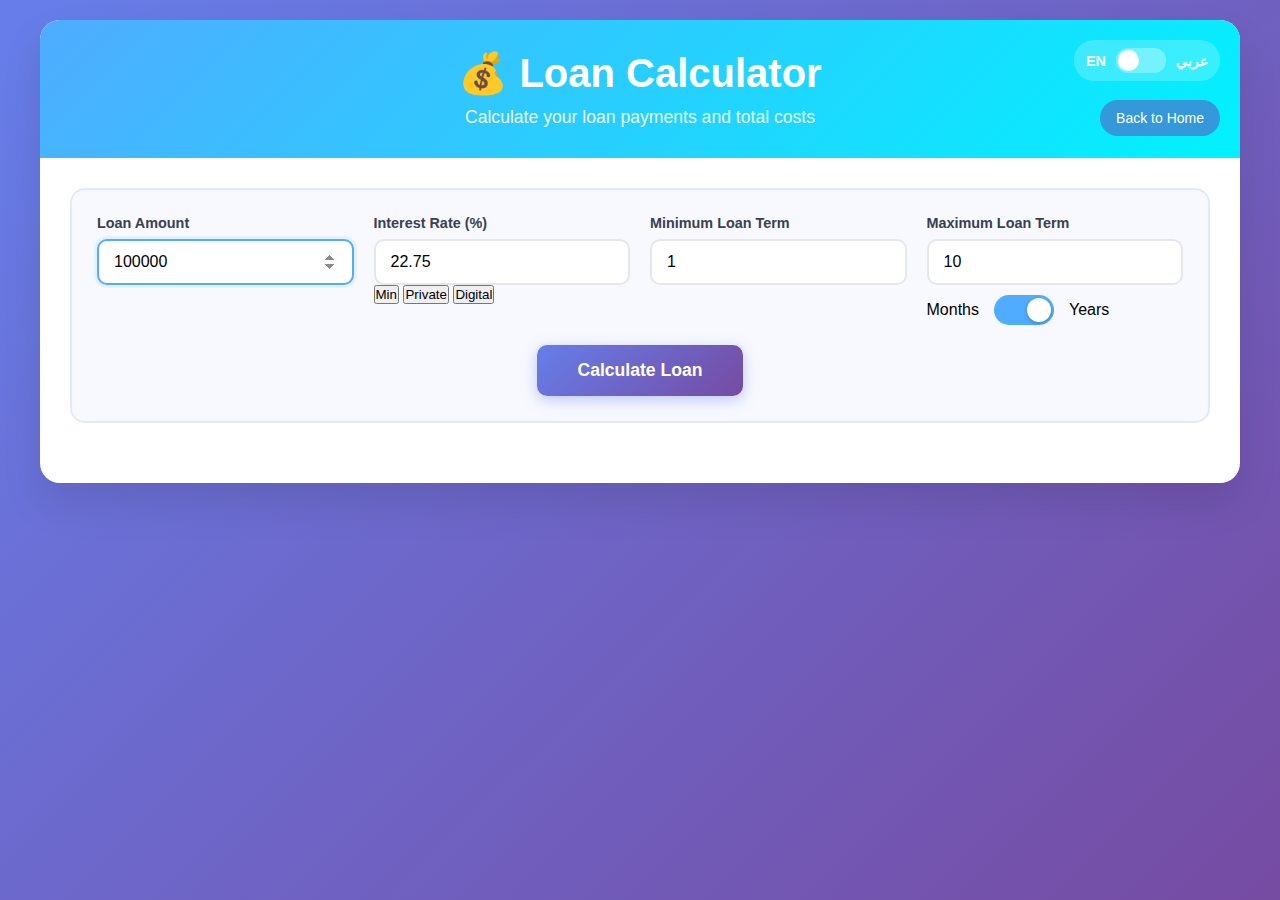
<file: Pages/loan-calculator.html>
<!DOCTYPE html>
<html lang="en" dir="ltr">
<head>
    <meta charset="UTF-8">
    <meta name="viewport" content="width=device-width, initial-scale=1.0">
    <meta name="description" content="BMToolkit - Professional Loan Calculator">
    <meta name="theme-color" content="#ffffff">
    <link rel="icon" type="image/x-icon" href="../appicon.svg">
    <title>Loan Calculator - BMToolkit</title>
    <link rel="stylesheet" href="../Core/styles.css">
</head>
<body id="loan-calculator">
    <div class="container">
        <div class="header">
            <a data-en="Back to Home" data-ar="العودة الي الرئيسية" href="../index.html" class="back-button">Back to Home</a>
            <div class="language-toggle">
                <span>EN</span>
                    <div class="lang-switch" data-language-toggle></div>
                <span>عربي</span>
            </div>
            <h1 data-en="💰 Loan Calculator" data-ar="💰 حاسبة القرض">💰 Loan Calculator</h1>
            <p data-en="Calculate your loan payments and total costs" data-ar="احسب أقساط القرض والتكاليف الإجمالية">Calculate your loan payments and total costs</p>
        </div>

        <div class="content">
            <!-- Error Display -->
            <div class="error-frame" id="errorFrame" style="display: none;">
                <div class="error-content">
                    <div class="error-icon">⚠️</div>
                    <div class="error-text">
                        <h3 data-en="Error" data-ar="خطأ">Error</h3>
                        <p id="errorMessage"></p>
                    </div>
                    <button class="error-close" onclick="this.parentElement.parentElement.style.display='none'">
                        <span data-en="×" data-ar="×">×</span>
                    </button>
                </div>
            </div>

            <div class="input-section">
                <div class="input-grid">
                    <div class="input-group">
                        <label for="principal" data-en="Loan Amount" data-ar="مبلغ القرض">Loan Amount</label>
                        <input type="number" id="principal" value="100000" min="1000" step="1000">
                    </div>

                    <!-- Interest Rate -->
                    <div class="input-group">
                        <label for="interestRate" data-en="Interest Rate (%)" data-ar="معدل الفائدة (%)">Interest Rate (%)</label>
                        <div class="rate-input-group">
                            <input type="number" id="interestRate" value="22.75" min="0" step="0.01">
                            <div class="rate-buttons">
                                <button type="button" data-preset-rate="min" data-en="Min" data-ar="الحد الأدنى">Min</button>
                                <button type="button" data-preset-rate="private" data-en="Private" data-ar="خاص">Private</button>
                                <button type="button" data-preset-rate="digital" data-en="Digital" data-ar="رقمي">Digital</button>
                            </div>
                        </div>
                    </div>

                    <div class="input-group">
                        <label for="minTenor" data-en="Minimum Loan Term" data-ar="الحد الأدنى لمدة القرض">Minimum Loan Term</label>
                        <input type="number" id="minTenor" value="1" min="1" step="1">
                    </div>
                    <div class="input-group">
                        <label for="maxTenor" data-en="Maximum Loan Term" data-ar="الحد الأقصى لمدة القرض">Maximum Loan Term</label>
                        <input type="number" id="maxTenor" value="10" min="1" step="1">
                        <div class="toggle-container">
                            <span data-en="Months" data-ar="أشهر">Months</span>
                            <div class="toggle-switch active" data-tenor-toggle></div>
                            <span data-en="Years" data-ar="سنوات">Years</span>
                        </div>
                    </div>
                </div>

                <button class="calculate-btn" data-en="Calculate Loan" data-ar="احسب القرض">
                    Calculate Loan
                </button>
            </div>

            <div class="loading" id="loading">
                <div class="loading-spinner"></div>
                <p data-en="Calculate your loan payments, please wait..." data-ar="جاري احتساب أقساط القرض ، يرجى الانتظار...">Calculate your loan payments, please wait...</p>
            </div>

            <div class="results-section" id="results">
                <div class="results-header">
                    <h2 data-en="📈 Loan payments Results" data-ar="📈 نتائج اقساط القرض">📈 Loan payments Results</h2>
                </div>
                <div class="results-grid" id="resultsGrid"></div>
            </div>
        </div>
    </div>
    <script type="module"  src="../Core/main.js"></script>
</body>
</html>
</file>
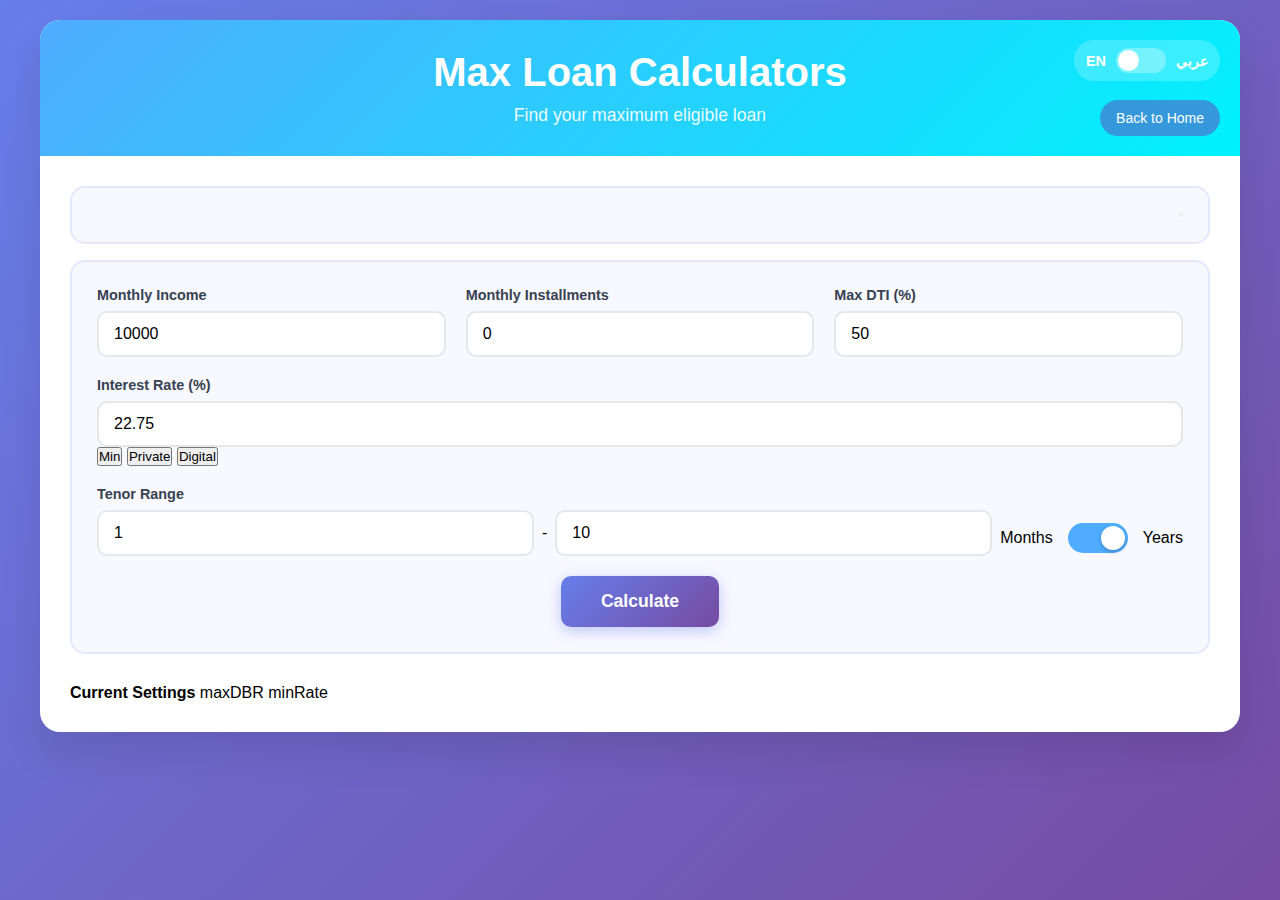
<file: Pages/max-loan-calculators.html>
<!DOCTYPE html>
<html lang="en" dir="ltr">
<head>
    <meta charset="UTF-8">
    <meta name="viewport" content="width=device-width, initial-scale=1.0">
    <meta name="description" content="BMToolkit - Professional Loan Calculator">
    <meta name="theme-color" content="#ffffff">
    <link rel="icon" type="image/x-icon" href="../appicon.svg">
    <title>Max Loan Calculators</title>
    <link rel="stylesheet" href="../Core/styles.css">
</head>
<body id="max-loan-calculators">
    <div class="container">
        <div class="header">
            <a data-en="Back to Home" data-ar="العودة الي الرئيسية" href="../index.html" class="back-button">Back to Home</a>
            <div class="language-toggle">
                <span>EN</span>
                    <div class="lang-switch" data-language-toggle></div>
                <span>عربي</span>
            </div>
            <h1 data-en="Max Loan Calculators" data-ar="حاسبة الحد الأقصى للقرض">Max Loan Calculators</h1>
            <p data-en="Find your maximum eligible loan" data-ar="احسب الحد الأقصى للقرض المتاح لك">Find your maximum eligible loan</p>
        </div>

        <div class="content">
            <!-- Mode Switch -->
            <div class="mode-switch input-section">
                <span data-mode-title style="font-weight:bold;font-size:18px"></span>
                <button data-mode-toggle></button>
            </div>

            <!-- Error Display -->
            <div class="error-frame" id="errorFrame" style="display: none;">
                <div class="error-content">
                    <div class="error-icon">⚠️</div>
                    <div class="error-text">
                        <h3 data-en="Error" data-ar="خطأ">Error</h3>
                        <p id="errorMessage"></p>
                    </div>
                    <button class="error-close" onclick="this.parentElement.parentElement.style.display='none'">
                        <span data-en="×" data-ar="×">×</span>
                    </button>
                </div>
            </div>

            <!-- Input Section -->
            <div class="input-section">
                <form id="maxLoanForm">
                    <div id="incomeModeInputs">
                        <div class="input-grid">
                            <div class="input-group">
                                <label for="monthlyIncome" data-en="Monthly Income" data-ar="الدخل الشهري">Monthly Income</label>
                                <input type="number" id="monthlyIncome" min="0" step="100" value="10000">
                            </div>
                            <div class="input-group">
                                <label for="monthlyInstallments" data-en="Monthly Installments" data-ar="المصروفات الشهرية">Monthly Installments</label>
                                <input type="number" id="monthlyInstallments" min="0" step="100" value="0">
                            </div>
                            <div class="input-group">
                                <label for="maxDTI" data-en="Max DTI (%)" data-ar="الحد الأقصى لنسبة الدين إلى الدخل (%)">Max DTI (%)</label>
                                <input type="number" id="maxDTI" min="0" max="100" step="1" value="50">
                            </div>
                        </div>
                    </div>
                    <div id="paymentModeInputs" style="display:none;">
                        <div class="input-grid">
                            <div class="input-group">
                                <label for="fixedPayment" data-en="Fixed Monthly Payment" data-ar="القسط الشهري الثابت">Fixed Monthly Payment</label>
                                <input type="number" id="fixedPayment" min="0" step="100" value="5000">
                            </div>
                        </div>
                    </div>
                    <div class="input-grid" style="margin-top:1em;">
                        <!-- Interest Rate -->
                        <div class="input-group">
                            <label for="interestRate" data-en="Interest Rate (%)" data-ar="معدل الفائدة (%)">Interest Rate (%)</label>
                            <div class="rate-input-group">
                                <input type="number" id="interestRate" value="22.75" min="0" step="0.01">
                                <div class="rate-buttons">
                                    <button type="button" data-preset-rate="min" data-en="Min" data-ar="الحد الأدنى">Min</button>
                                    <button type="button" data-preset-rate="private" data-en="Private" data-ar="خاص">Private</button>
                                    <button type="button" data-preset-rate="digital" data-en="Digital" data-ar="رقمي">Digital</button>
                                </div>
                            </div>
                        </div>
                    </div>
                    <div class="input-grid" style="margin-top:1em;">
                        <div class="input-group">
                            <label data-en="Tenor Range" data-ar="مدة القرض">Tenor Range</label>
                            <div style="display:flex;align-items:center;gap:0.5em;">
                                <input type="number" id="minTenor" min="1" step="1" value="1">
                                <span>-</span>
                                <input type="number" id="maxTenor" min="1" step="1" value="10">
                                <div class="toggle-container">
                                    <span data-en="Months" data-ar="أشهر">Months</span>
                                    <div class="toggle-switch active" data-tenor-toggle></div>
                                    <span data-en="Years" data-ar="سنوات">Years</span>
                                </div>
                            </div>
                        </div>
                    </div>
                    <div class="action-buttons">
                        <button class="calculate-btn" data-en="Calculate" data-ar="احسب">
                            Calculate
                        </button>
                    </div>
                </form>
            </div>

            <!-- Results Section -->
            <div class="loading" id="loading">
                <div class="loading-spinner"></div>
                <p data-en="Calculate your loan payments, please wait..." data-ar="جاري احتساب أقساط القرض ، يرجى الانتظار...">Calculate your loan payments, please wait...</p>
            </div>

            <div class="results-section" id="results">
                <div class="results-header">
                    <h2 data-en="📈 Loan payments Results" data-ar="📈 نتائج اقساط القرض">📈 Loan payments Results</h2>
                </div>
                <div class="results-grid" id="resultsGrid"></div>
            </div>

            <!-- Settings Info -->
            <div class="settings-frame">
                <span style="font-weight:bold;" data-en="Current Settings" data-ar="الإعدادات الحالية">Current Settings</span>
                <span data-mode-ratio>maxDBR</span>
                <span data-mode-rate>minRate</span>
            </div>
        </div>
    </div>
    <script type="module"  src="../Core/main.js"></script>    
</body>
</html>
</file>
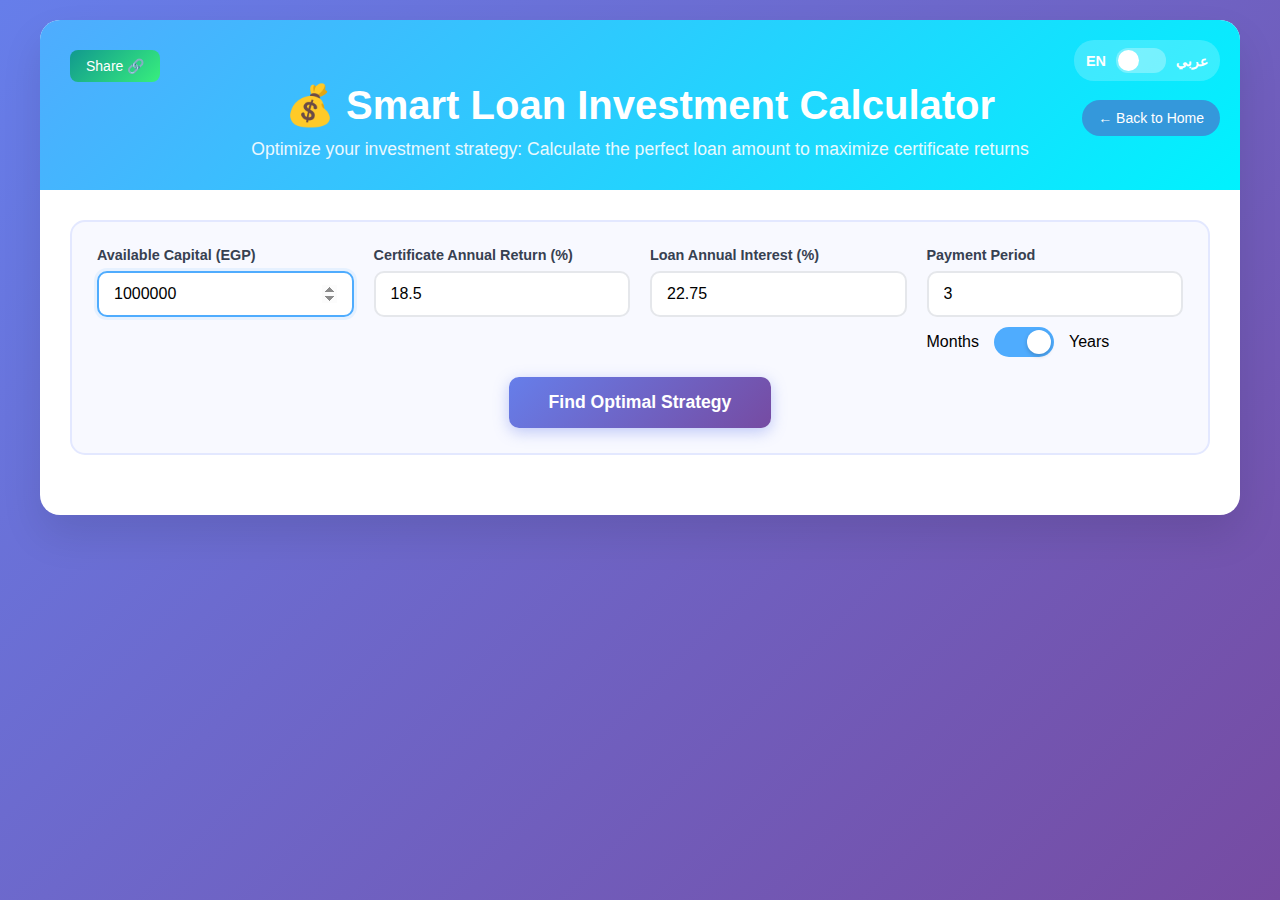
<file: Pages/smart-loan.html>
<!DOCTYPE html>
<html lang="en" dir="ltr">
<head>
    <meta charset="UTF-8">
    <meta name="viewport" content="width=device-width, initial-scale=1.0">
    <meta name="description" content="BMToolkit - Professional Loan Calculator">
    <meta name="theme-color" content="#ffffff">
    <link rel="icon" type="image/x-icon" href="../appicon.svg">
    <title>Smart Loan Investment Calculator - BMToolkit</title>
    <link rel="stylesheet" href="../Core/styles.css">
</head>
<body id="smart-loan">
    <div class="container">
        <div class="header">
            <a data-en="← Back to Home" data-ar="→ العودة الي الرئيسية" href="../index.html" class="back-button">Back to Home</a>
            <button data-en="Share 🔗" data-ar="مشاركة 🔗" class="share-button" data-share-calculator></button>
            <div class="language-toggle">
                <span>EN</span>
                <div class="lang-switch" data-language-toggle></div>
                <span>عربي</span>
            </div>
            <h1 data-en="💰 Smart Loan Investment Calculator" data-ar="💰 حاسبة الاستثمار الذكي بالقروض">💰 Smart Loan Investment Calculator</h1>
            <p data-en="Optimize your investment strategy: Calculate the perfect loan amount to maximize certificate returns" data-ar="حسّن استراتيجية استثمارك: احسب مبلغ القرض المثالي لتعظيم عوائد الشهادات">Optimize your investment strategy: Calculate the perfect loan amount to maximize certificate returns</p>
        </div>

        <div class="content">
            <!-- Share Success Notification -->
            <div class="notification" id="shareNotification" style="display: none;">
                <div class="notification-content success">
                    <div class="notification-icon">✅</div>
                    <div class="notification-text">
                        <span data-en="Link copied to clipboard!" data-ar="تم نسخ الرابط!">Link copied to clipboard!</span>
                    </div>
                </div>
            </div>
            <!-- Error Display -->
            <div class="error-frame" id="errorFrame" style="display: none;">
                <div class="error-content">
                    <div class="error-icon">⚠️</div>
                    <div class="error-text">
                        <h3 data-en="Error" data-ar="خطأ">Error</h3>
                        <p id="errorMessage"></p>
                    </div>
                    <button class="error-close" onclick="this.parentElement.parentElement.style.display='none'">
                        <span data-en="×" data-ar="×">×</span>
                    </button>
                </div>
            </div>
            <!-- Input Section -->
            <div class="input-section">
                <div class="input-grid">
                    <div class="input-group">
                        <label for="principal" data-en="Available Capital (EGP)" data-ar="رأس المال المتاح (جنيه مصري)">Available Capital (EGP)</label>
                        <input type="number" id="principal" value="1000000" min="1000" step="1000">
                    </div>

                    <div class="input-group">
                        <label for="cdRate" data-en="Certificate Annual Return (%)" data-ar="العائد السنوي للشهادة (%)">Certificate Annual Return (%)</label>
                        <input type="number" id="cdRate" value="18.5" min="0" step="0.1">
                    </div>

                    <div class="input-group">
                        <label for="interestRate" data-en="Loan Annual Interest (%)" data-ar="الفائدة السنوية للقرض (%)">Loan Annual Interest (%)</label>
                        <input type="number" id="interestRate" value="22.75" min="0" step="0.1">
                    </div>

                    <div class="input-group">
                        <label for="loanTerm" data-en="Payment Period" data-ar="فترة السداد">Payment Period</label>
                        <input type="number" id="loanTerm" value="3" min="1" step="1">
                        <div class="toggle-container">
                            <span data-en="Months" data-ar="أشهر">Months</span>
                            <div class="toggle-switch active" data-tenor-toggle></div>
                            <span data-en="Years" data-ar="سنوات">Years</span>
                        </div>
                    </div>
                </div>

                <button class="calculate-btn" data-en="Find Optimal Strategy" data-ar="ابحث عن الاستراتيجية المثلى">
                    Find Optimal Strategy
                </button>
            </div>

            <!-- loading Section -->
            <div class="loading" id="loading">
                <div class="loading-spinner"></div>
                <p data-en="Analyzing your investment strategy, please wait..." data-ar="جاري تحليل استراتيجية الاستثمار، يرجى الانتظار...">Analyzing your investment strategy, please wait...</p>
            </div>

            <!-- Results Section -->
            <div class="results-section" id="results">
                <div class="results-header">
                    <h2 data-en="📈 Investment Analysis Results" data-ar="📈 نتائج تحليل الاستثمار">📈 Investment Analysis Results</h2>
                    <p data-en="Smart analysis of loan amounts from 0% to 90% of your capital" data-ar="تحليل ذكي لمبالغ القروض من 0% إلى 90% من رأس مالك">Smart analysis of loan amounts from 0% to 90% of your capital</p>
                </div>

                <div class="summary-cards" id="summaryCards">

                </div>

                <div class="table-container">
                    <table id="resultsTable">
                        <thead>
                            <tr>
                                <th data-en="Loan Amount (EGP)" data-ar="مبلغ القرض (ج.م)">Loan Amount (EGP)</th>
                                <th data-en="Monthly Certificate Income" data-ar="دخل الشهادات الشهري">Monthly Certificate Income</th>
                                <th data-en="Monthly Loan Installment" data-ar="القسط الشهري">Monthly Loan Installment</th>
                                <th data-en="Net Monthly Profit" data-ar="صافي الربح الشهري">Net Monthly Profit</th>
                                <th data-en="Total Return" data-ar="إجمالي العائد">Total Return</th>
                            </tr>
                        </thead>
                        <tbody id="tableBody">
                        </tbody>
                    </table>
                </div>
            </div>
        </div>
    </div>
    <script type="module" src="../Core/main.js"></script>
</body>
</html>
</file>
<file: Core/styles.css>
/*index.html*/
* {
    margin: 0;
    padding: 0;
    box-sizing: border-box;
}

body {
    font-family: "Segoe UI", Tahoma, Geneva, Verdana, sans-serif;
    background: linear-gradient(135deg, #667eea 0%, #764ba2 100%);
    min-height: 100vh;
    margin: 0;
    padding: 20px;
    transition: all 0.3s ease;
}

[dir="rtl"] body {
    font-family: "Segoe UI", "Tahoma", "Arial", sans-serif;
}

.container {
    max-width: 1200px;
    margin: 0 auto;
    background: white;
    border-radius: 20px;
    box-shadow: 0 20px 40px rgba(0, 0, 0, 0.1);
    overflow: hidden;
}

.header {
    background: linear-gradient(135deg, #4facfe 0%, #00f2fe 100%);
    color: white;
    padding: 30px;
    text-align: center;
    position: relative;
}

    .header h1 {
        font-size: 2.5rem;
        margin-bottom: 10px;
        font-weight: 700;
    }

    .header p {
        font-size: 1.1rem;
        opacity: 0.9;
    }

.language-toggle {
    position: absolute;
    top: 20px;
    right: 20px;
    display: flex;
    align-items: center;
    gap: 10px;
    background: rgba(255, 255, 255, 0.2);
    padding: 8px 12px;
    border-radius: 20px;
    cursor: pointer;
    transition: all 0.3s ease;
}

[dir="rtl"] .language-toggle {
    right: auto;
    left: 20px;
}

.language-toggle:hover {
    background: rgba(255, 255, 255, 0.3);
}

.language-toggle span {
    color: white;
    font-weight: 600;
    font-size: 0.9rem;
}

.lang-switch {
    position: relative;
    width: 50px;
    height: 25px;
    background: rgba(255, 255, 255, 0.3);
    border-radius: 12px;
    transition: background 0.3s ease;
}

    .lang-switch::after {
        content: "";
        position: absolute;
        top: 2px;
        left: 2px;
        width: 21px;
        height: 21px;
        background: white;
        border-radius: 50%;
        transition: transform 0.3s ease;
    }

    .lang-switch.arabic::after {
        transform: translateX(25px);
    }

.content {
    padding: 30px;
}

.card-grid {
    display: grid;
    grid-template-columns: repeat(auto-fill, minmax(250px, 1fr));
    gap: 15px;
    margin: 20px 0;
    max-width: 800px;
    margin-left: auto;
    margin-right: auto;
}

.card {
    background: white;
    border-radius: 12px;
    box-shadow: 0 2px 5px rgba(0, 0, 0, 0.15);
    padding: 12px;
    min-height: 140px;
    display: flex;
    flex-direction: column;
    align-items: center;
    justify-content: space-between;
    text-align: center;
    cursor: pointer;
}

    .card.coming-soon {
        opacity: 0.6;
        box-shadow: 0 1px 3px rgba(0, 0, 0, 0.1);
        cursor: default;
    }
/*smart-loan.html*/

.back-button {
    position: absolute;
    top: 80px;
    right: 20px;
    padding: 10px 16px;
    background-color: #3498db;
    color: white;
    border: none;
    border-radius: 20px;
    text-decoration: none;
    font-size: 14px;
    z-index: 1000;
    display: flex;
    align-items: center;
    gap: 10px;
    cursor: pointer;
    transition: all 0.3s ease;
}

[dir="rtl"] .back-button {
    right: auto;
    left: 20px;
}

.error-frame {
    position: fixed;
    top: 0;
    left: 0;
    right: 0;
    bottom: 0;
    background: rgba(0, 0, 0, 0.5);
    z-index: 1000;
    display: flex;
    align-items: center;
    justify-content: center;
    backdrop-filter: blur(5px);
}

.error-content {
    background: white;
    border-radius: 15px;
    padding: 30px;
    max-width: 400px;
    width: 90%;
    position: relative;
    box-shadow: 0 20px 40px rgba(0, 0, 0, 0.2);
    display: flex;
    align-items: center;
    gap: 15px;
    animation: errorSlideIn 0.3s ease-out;
}

@keyframes errorSlideIn {
    from {
        opacity: 0;
        transform: scale(0.8) translateY(-20px);
    }

    to {
        opacity: 1;
        transform: scale(1) translateY(0);
    }
}

.error-icon {
    font-size: 2rem;
    color: #ff4444;
    flex-shrink: 0;
}

.error-text {
    flex-grow: 1;
}

    .error-text h3 {
        color: #ff4444;
        margin-bottom: 8px;
        font-size: 1.2rem;
    }

    .error-text p {
        color: #666;
        margin: 0;
        line-height: 1.4;
    }

.error-close {
    position: absolute;
    top: 10px;
    right: 15px;
    background: none;
    border: none;
    font-size: 1.5rem;
    color: #999;
    cursor: pointer;
    width: 30px;
    height: 30px;
    display: flex;
    align-items: center;
    justify-content: center;
    border-radius: 50%;
    transition: all 0.2s ease;
}

    .error-close:hover {
        background: #f5f5f5;
        color: #333;
    }

.input-section {
    background: #f8f9ff;
    border-radius: 15px;
    padding: 25px;
    margin-bottom: 30px;
    border: 2px solid #e3e8ff;
}

.input-grid {
    display: grid;
    grid-template-columns: repeat(auto-fit, minmax(250px, 1fr));
    gap: 20px;
    margin-bottom: 20px;
}

.input-group {
    position: relative;
}

    .input-group label {
        display: block;
        margin-bottom: 8px;
        font-weight: 600;
        color: #374151;
        font-size: 0.9rem;
    }

    .input-group input {
        width: 100%;
        padding: 12px 15px;
        border: 2px solid #e5e7eb;
        border-radius: 10px;
        font-size: 1rem;
        transition: all 0.3s ease;
        background: white;
        text-align: left;
    }

[dir="rtl"] .input-group input {
    text-align: right;
}

.input-group input:focus {
    outline: none;
    border-color: #4facfe;
    box-shadow: 0 0 0 3px rgba(79, 172, 254, 0.1);
}

.toggle-container {
    display: flex;
    align-items: center;
    gap: 15px;
    margin-top: 10px;
}

.toggle-switch {
    position: relative;
    width: 60px;
    height: 30px;
    background: #e5e7eb;
    border-radius: 15px;
    cursor: pointer;
    transition: background 0.3s ease;
}

    .toggle-switch.active {
        background: #4facfe;
    }

    .toggle-switch::after {
        content: "";
        position: absolute;
        top: 3px;
        left: 3px;
        width: 24px;
        height: 24px;
        background: white;
        border-radius: 50%;
        transition: transform 0.3s ease;
        box-shadow: 0 2px 4px rgba(0, 0, 0, 0.2);
    }

    .toggle-switch.active::after {
        transform: translateX(30px);
    }


[dir="rtl"] .toggle-switch::after {
    left: auto;
    right: 3px;
}

[dir="rtl"] .toggle-switch.active::after {
    transform: translateX(-30px);
}

.calculate-btn {
    background: linear-gradient(135deg, #667eea 0%, #764ba2 100%);
    color: white;
    border: none;
    padding: 15px 40px;
    font-size: 1.1rem;
    font-weight: 600;
    border-radius: 10px;
    cursor: pointer;
    transition: all 0.3s ease;
    display: block;
    margin: 0 auto;
    box-shadow: 0 4px 15px rgba(102, 126, 234, 0.4);
}

    .calculate-btn:hover {
        transform: translateY(-2px);
        box-shadow: 0 8px 25px rgba(102, 126, 234, 0.4);
    }

    .calculate-btn:active {
        transform: translateY(0);
    }

.loading {
    display: none;
    text-align: center;
    padding: 40px;
    color: #6b7280;
}

.loading-spinner {
    width: 40px;
    height: 40px;
    border: 4px solid #f3f4f6;
    border-top: 4px solid #4facfe;
    border-radius: 50%;
    animation: spin 1s linear infinite;
    margin: 0 auto 15px;
}

@keyframes spin {
    0% {
        transform: rotate(0deg);
    }

    100% {
        transform: rotate(360deg);
    }
}

.results-section {
    margin-top: 30px;
    display: none;
}

.results-header {
    background: linear-gradient(135deg, #11998e 0%, #38ef7d 100%);
    color: white;
    padding: 20px;
    border-radius: 10px 10px 0 0;
    text-align: center;
}

    .results-header h2 {
        font-size: 1.8rem;
        margin-bottom: 5px;
    }

.summary-cards {
    display: grid;
    grid-template-columns: repeat(auto-fit, minmax(200px, 1fr));
    gap: 15px;
    margin-bottom: 20px;
}

.summary-card {
    background: white;
    padding: 20px;
    border-radius: 10px;
    text-align: center;
    box-shadow: 0 2px 10px rgba(0, 0, 0, 0.1);
    border-left: 4px solid #4facfe;
}

[dir="rtl"] .summary-card {
    border-left: none;
    border-right: 4px solid #4facfe;
}

.summary-card h3 {
    color: #374151;
    font-size: 0.9rem;
    margin-bottom: 10px;
    text-transform: uppercase;
    letter-spacing: 0.5px;
}

.summary-card .value {
    font-size: 1.5rem;
    font-weight: 700;
    color: #4facfe;
}

.table-container {
    overflow-x: auto;
    border-radius: 0 0 10px 10px;
    box-shadow: 0 4px 15px rgba(0, 0, 0, 0.1);
}

table {
    width: 100%;
    border-collapse: collapse;
    background: white;
}

th {
    background: #f8f9ff;
    padding: 15px 10px;
    text-align: center;
    font-weight: 600;
    color: #374151;
    border-bottom: 2px solid #e5e7eb;
    font-size: 0.9rem;
}

td {
    padding: 12px 10px;
    text-align: center;
    border-bottom: 1px solid #f3f4f6;
    font-size: 0.9rem;
}

tr:hover {
    background: #f8f9ff;
}

.best-row {
    background: linear-gradient(135deg, #ffecd2 0%, #fcb69f 100%) !important;
    font-weight: 600;
    color: #8b4513;
}

    .best-row:hover {
        background: linear-gradient(135deg, #ffecd2 0%, #fcb69f 100%) !important;
    }

/*max-loan.html*/
.mode-switch {
    display: flex;
    justify-content: space-between;
    align-items: center;
    margin-bottom: 1em;
}

@media (max-width: 768px) {
    .header h1 {
        font-size: 2rem;
    }

    .content {
        padding: 20px;
    }

    .input-grid {
        grid-template-columns: 1fr;
    }

    th,
    td {
        padding: 8px 5px;
        font-size: 0.8rem;
    }

    .language-toggle {
        position: relative;
        top: 0;
        right: 0;
        margin-bottom: 15px;
    }

    [dir="rtl"] .language-toggle {
        left: 0;
    }
}



.share-button {
        display: flex;
        align-items: center;
        gap: 8px;
        padding: 8px 16px;
        border-radius: 8px;
        text-decoration: none;
        border: none;
        font-family: inherit;
        font-size: 14px;
        font-weight: 500;
        cursor: pointer;
        transition: all 0.2s ease;
        white-space: nowrap;  
        background: linear-gradient(135deg, #11998e 0%, #38ef7d 100%);
        color: white;
}
[dir="rtl"] .share-button {
    right: 20px;
    left: auto;
}

    .share-button:hover {
        transform: translateY(-1px);
        box-shadow: 0 4px 12px rgba(17, 153, 142, 0.3);
    }

    .share-button:active {
        transform: translateY(0);
    }

/* Notification Styling */
.notification {
    position: fixed;
    top: 20px;
    right: 20px;
    z-index: 1000;
    animation: slideInRight 0.3s ease;
}

.notification-content {
    display: flex;
    align-items: center;
    gap: 12px;
    padding: 12px 20px;
    border-radius: 8px;
    box-shadow: 0 4px 20px rgba(0, 0, 0, 0.15);
    backdrop-filter: blur(10px);
    color: white;
    font-weight: 500;
}

    .notification-content.success {
        background: linear-gradient(135deg, #11998e 0%, #38ef7d 100%);
    }

.notification-icon {
    font-size: 18px;
    line-height: 1;
}

@keyframes slideInRight {
    from {
        transform: translateX(100%);
        opacity: 0;
    }

    to {
        transform: translateX(0);
        opacity: 1;
    }
}

@keyframes slideOutRight {
    from {
        transform: translateX(0);
        opacity: 1;
    }

    to {
        transform: translateX(100%);
        opacity: 0;
    }
}

/* RTL Support */
[dir="rtl"] .header-actions {
    flex-direction: row-reverse;
}

[dir="rtl"] .notification {
    right: auto;
    left: 20px;
}

[dir="rtl"] @keyframes slideInRight {
    from {
             transform: translateX(-100%);
             opacity: 0;

         }
         to {
             transform: translateX(0);
             opacity: 1;

         }
}

/* Responsive Design */
@media (max-width: 768px) {
    .header-actions {
        flex-wrap: wrap;
        gap: 8px;
    }

        .header-actions .back-button,
        .header-actions .share-button {
            padding: 6px 12px;
            font-size: 13px;
        }

    .button-text {
        display: none;
    }

    .button-icon {
        font-size: 18px;
    }

    .notification {
        top: 10px;
        right: 10px;
        left: 10px;
        right: 10px;
    }

    [dir="rtl"] .notification {
        left: 10px;
        right: 10px;
    }
}
</file>
<file: styles.css>
* {
    margin: 0;
    padding: 0;
    box-sizing: border-box;
}

body {
    font-family: 'Segoe UI', Tahoma, Geneva, Verdana, sans-serif;
    background: linear-gradient(135deg, #667eea 0%, #764ba2 100%);
    min-height: 100vh;
    padding: 20px;
    transition: all 0.3s ease;
}

[dir="rtl"] body {
    font-family: 'Segoe UI', 'Tahoma', 'Arial', sans-serif;
}

.container {
    max-width: 1200px;
    margin: 0 auto;
    background: white;
    border-radius: 20px;
    box-shadow: 0 20px 40px rgba(0,0,0,0.1);
    overflow: hidden;
}

.header {
    background: linear-gradient(135deg, #4facfe 0%, #00f2fe 100%);
    color: white;
    padding: 30px;
    text-align: center;
    position: relative;
}

.language-toggle {
    position: absolute;
    top: 20px;
    right: 20px;
    display: flex;
    align-items: center;
    gap: 10px;
    background: rgba(255, 255, 255, 0.2);
    padding: 8px 12px;
    border-radius: 20px;
    cursor: pointer;
    transition: all 0.3s ease;
}

[dir="rtl"] .language-toggle {
    right: auto;
    left: 20px;
}

.language-toggle:hover {
    background: rgba(255, 255, 255, 0.3);
}

.language-toggle span {
    color: white;
    font-weight: 600;
    font-size: 0.9rem;
}

.lang-switch {
    position: relative;
    width: 50px;
    height: 25px;
    background: rgba(255, 255, 255, 0.3);
    border-radius: 12px;
    transition: background 0.3s ease;
}

    .lang-switch::after {
        content: '';
        position: absolute;
        top: 2px;
        left: 2px;
        width: 21px;
        height: 21px;
        background: white;
        border-radius: 50%;
        transition: transform 0.3s ease;
    }

    .lang-switch.arabic::after {
        transform: translateX(25px);
    }

.header h1 {
    font-size: 2.5rem;
    margin-bottom: 10px;
    font-weight: 700;
}

.header p {
    font-size: 1.1rem;
    opacity: 0.9;
}

.content {
    padding: 30px;
}

.input-section {
    background: #f8f9ff;
    border-radius: 15px;
    padding: 25px;
    margin-bottom: 30px;
    border: 2px solid #e3e8ff;
}

.input-grid {
    display: grid;
    grid-template-columns: repeat(auto-fit, minmax(250px, 1fr));
    gap: 20px;
    margin-bottom: 20px;
}

.input-group {
    position: relative;
}

    .input-group label {
        display: block;
        margin-bottom: 8px;
        font-weight: 600;
        color: #374151;
        font-size: 0.9rem;
    }

    .input-group input {
        width: 100%;
        padding: 12px 15px;
        border: 2px solid #e5e7eb;
        border-radius: 10px;
        font-size: 1rem;
        transition: all 0.3s ease;
        background: white;
        text-align: left;
    }

[dir="rtl"] .input-group input {
    text-align: right;
}

.input-group input:focus {
    outline: none;
    border-color: #4facfe;
    box-shadow: 0 0 0 3px rgba(79, 172, 254, 0.1);
}

.toggle-container {
    display: flex;
    align-items: center;
    gap: 15px;
    margin-top: 10px;
}

[dir="rtl"] .toggle-container {
    flex-direction: row-reverse;
}

.toggle-switch {
    position: relative;
    width: 60px;
    height: 30px;
    background: #e5e7eb;
    border-radius: 15px;
    cursor: pointer;
    transition: background 0.3s ease;
}

    .toggle-switch.active {
        background: #4facfe;
    }

    .toggle-switch::after {
        content: '';
        position: absolute;
        top: 3px;
        left: 3px;
        width: 24px;
        height: 24px;
        background: white;
        border-radius: 50%;
        transition: transform 0.3s ease;
        box-shadow: 0 2px 4px rgba(0,0,0,0.2);
    }

    .toggle-switch.active::after {
        transform: translateX(30px);
    }

[dir="rtl"] .toggle-switch::after {
    left: auto;
    right: 3px;
}

[dir="rtl"] .toggle-switch.active::after {
    transform: translateX(-30px);
}

.calculate-btn {
    background: linear-gradient(135deg, #667eea 0%, #764ba2 100%);
    color: white;
    border: none;
    padding: 15px 40px;
    font-size: 1.1rem;
    font-weight: 600;
    border-radius: 10px;
    cursor: pointer;
    transition: all 0.3s ease;
    display: block;
    margin: 0 auto;
    box-shadow: 0 4px 15px rgba(102, 126, 234, 0.4);
}

    .calculate-btn:hover {
        transform: translateY(-2px);
        box-shadow: 0 8px 25px rgba(102, 126, 234, 0.4);
    }

    .calculate-btn:active {
        transform: translateY(0);
    }

.results-section {
    margin-top: 30px;
    display: none;
}

.results-header {
    background: linear-gradient(135deg, #11998e 0%, #38ef7d 100%);
    color: white;
    padding: 20px;
    border-radius: 10px 10px 0 0;
    text-align: center;
}

    .results-header h2 {
        font-size: 1.8rem;
        margin-bottom: 5px;
    }

.table-container {
    overflow-x: auto;
    border-radius: 0 0 10px 10px;
    box-shadow: 0 4px 15px rgba(0,0,0,0.1);
}

table {
    width: 100%;
    border-collapse: collapse;
    background: white;
}

th {
    background: #f8f9ff;
    padding: 15px 10px;
    text-align: center;
    font-weight: 600;
    color: #374151;
    border-bottom: 2px solid #e5e7eb;
    font-size: 0.9rem;
}

td {
    padding: 12px 10px;
    text-align: center;
    border-bottom: 1px solid #f3f4f6;
    font-size: 0.9rem;
}

tr:hover {
    background: #f8f9ff;
}

.best-row {
    background: linear-gradient(135deg, #ffecd2 0%, #fcb69f 100%) !important;
    font-weight: 600;
    color: #8b4513;
}

    .best-row:hover {
        background: linear-gradient(135deg, #ffecd2 0%, #fcb69f 100%) !important;
    }

.loading {
    display: none;
    text-align: center;
    padding: 40px;
    color: #6b7280;
}

.loading-spinner {
    width: 40px;
    height: 40px;
    border: 4px solid #f3f4f6;
    border-top: 4px solid #4facfe;
    border-radius: 50%;
    animation: spin 1s linear infinite;
    margin: 0 auto 15px;
}

@keyframes spin {
    0% {
        transform: rotate(0deg);
    }

    100% {
        transform: rotate(360deg);
    }
}

.summary-cards {
    display: grid;
    grid-template-columns: repeat(auto-fit, minmax(200px, 1fr));
    gap: 15px;
    margin-bottom: 20px;
}

.summary-card {
    background: white;
    padding: 20px;
    border-radius: 10px;
    text-align: center;
    box-shadow: 0 2px 10px rgba(0,0,0,0.1);
    border-left: 4px solid #4facfe;
}

[dir="rtl"] .summary-card {
    border-left: none;
    border-right: 4px solid #4facfe;
}

.summary-card h3 {
    color: #374151;
    font-size: 0.9rem;
    margin-bottom: 10px;
    text-transform: uppercase;
    letter-spacing: 0.5px;
}

.summary-card .value {
    font-size: 1.5rem;
    font-weight: 700;
    color: #4facfe;
}

@media (max-width: 768px) {
    .header h1 {
        font-size: 2rem;
    }

    .content {
        padding: 20px;
    }

    .input-grid {
        grid-template-columns: 1fr;
    }

    th, td {
        padding: 8px 5px;
        font-size: 0.8rem;
    }

    .language-toggle {
        position: relative;
        top: 0;
        right: 0;
        margin-bottom: 15px;
    }

    [dir="rtl"] .language-toggle {
        left: 0;
    }
}

body {
    font-family: sans-serif;
    background: #f6f6f6;
    margin: 0;
    padding: 20px;
}

.lang-toggle {
    position: absolute;
    top: 10px;
    right: 10px;
}

h1, h2 {
    text-align: center;
}

.card-grid {
    display: grid;
    grid-template-columns: repeat(auto-fill, minmax(250px, 1fr));
    gap: 15px;
    margin: 20px 0;
    max-width: 800px;
    margin-left: auto;
    margin-right: auto;
}


.card {
    background: white;
    border-radius: 12px;
    box-shadow: 0 2px 5px rgba(0,0,0,0.15);
    padding: 12px;
    min-height: 140px;
    display: flex;
    flex-direction: column;
    align-items: center;
    justify-content: space-between;
    text-align: center;
    cursor: pointer;
}

    .card.coming-soon {
        opacity: 0.6;
        box-shadow: 0 1px 3px rgba(0,0,0,0.1);
        cursor: default;
    }

.activity {
    margin-top: 20px;
    padding: 20px;
    background: white;
    border-radius: 12px;
    text-align: center;
    font-style: italic;
    opacity: 0.7;
}
</file>
